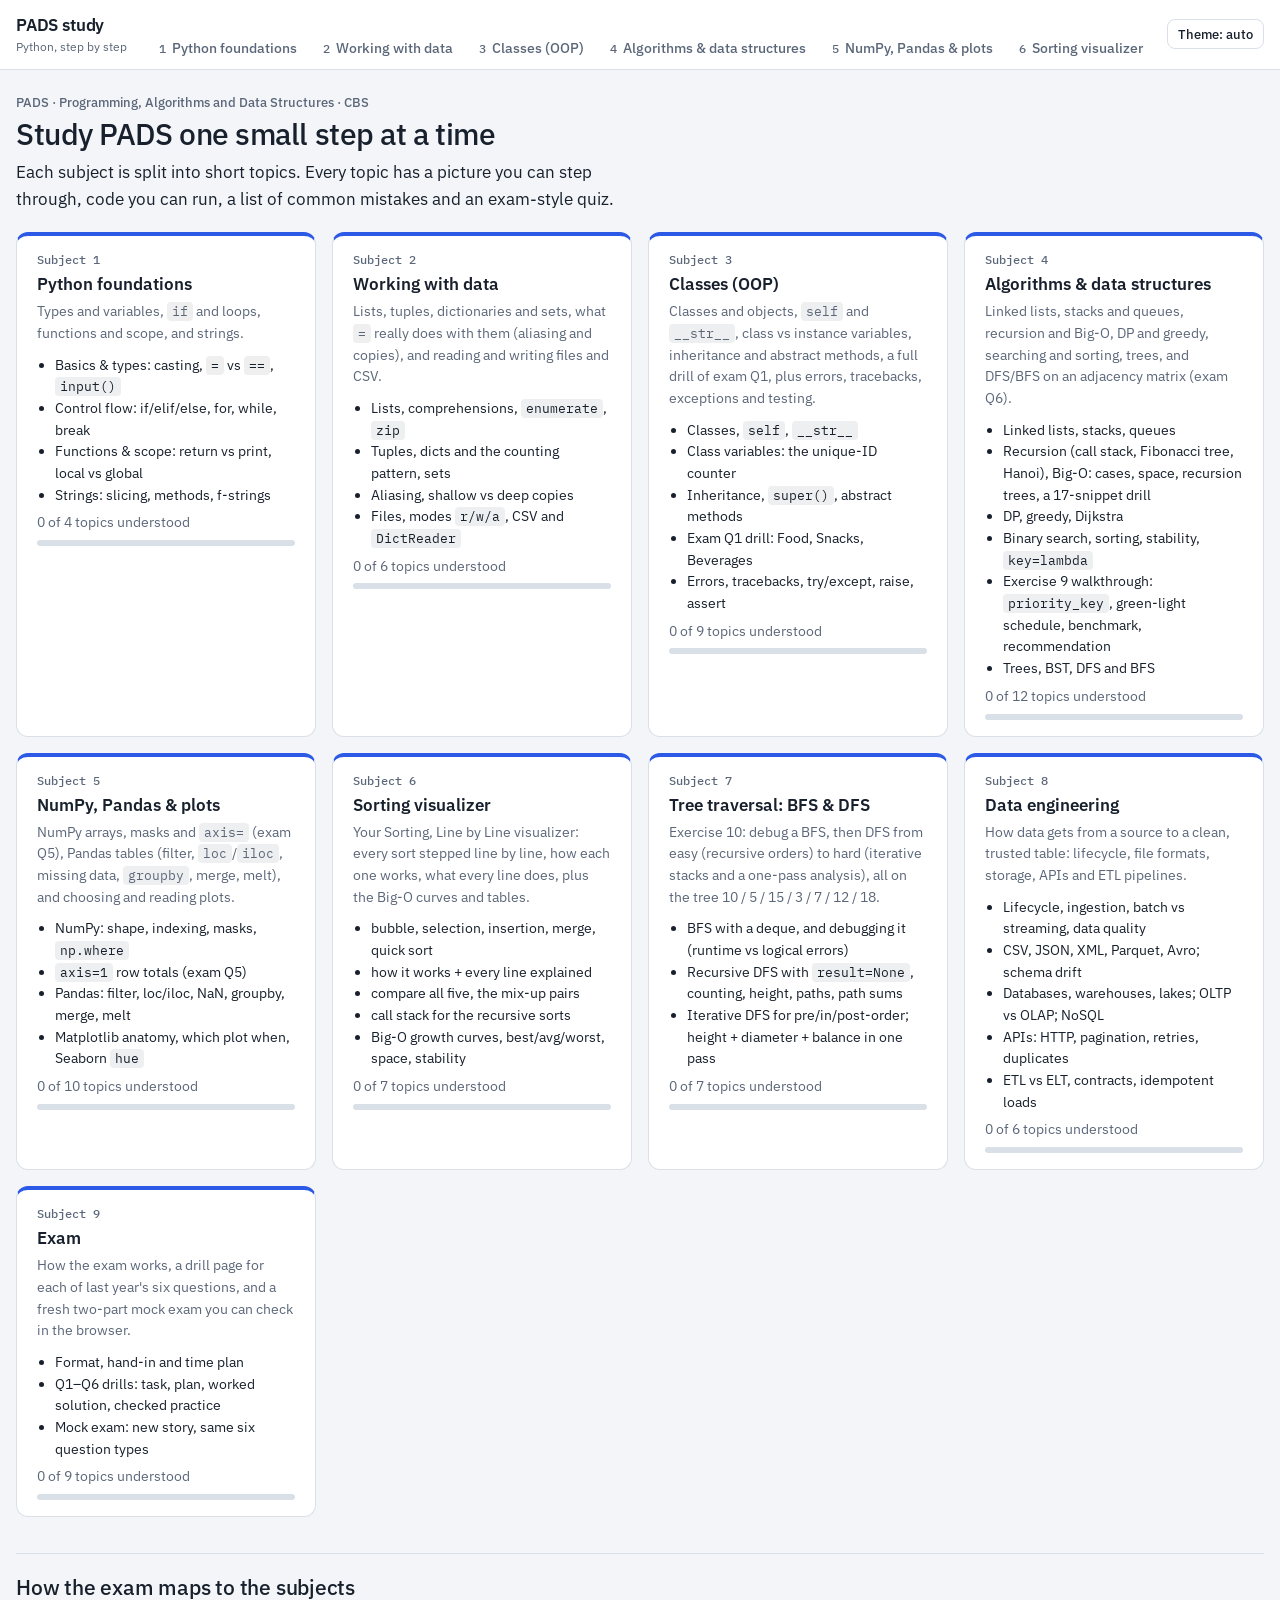
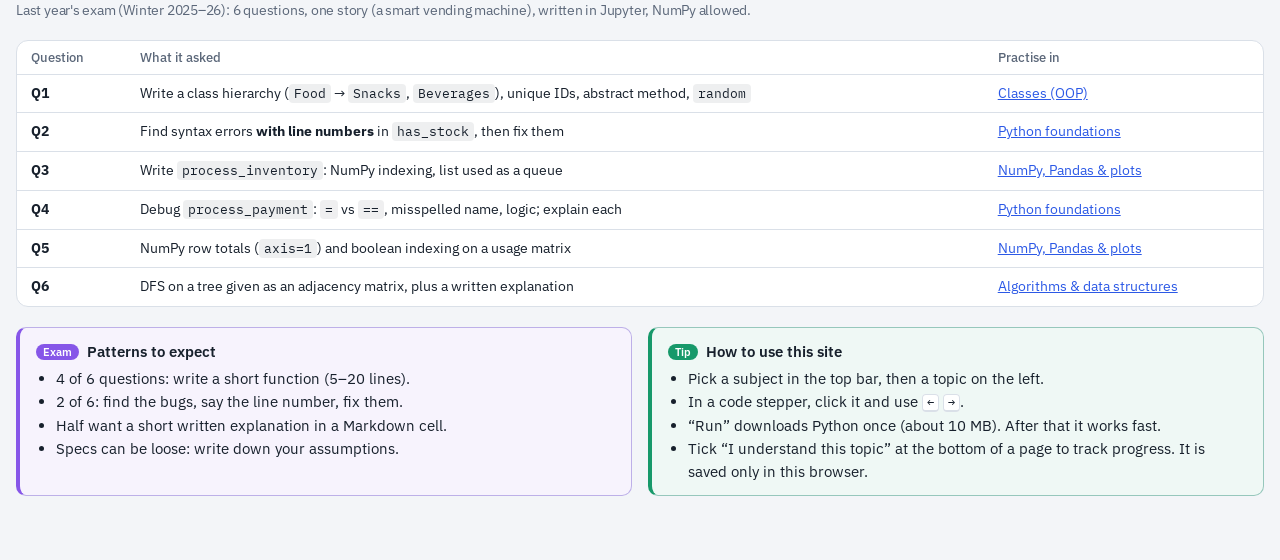
<file: index.html>
<!doctype html>
<html lang="en">
<head>
<meta charset="utf-8">
<meta name="viewport" content="width=device-width, initial-scale=1, viewport-fit=cover">
<title>PADS study</title>
<meta name="robots" content="noindex, nofollow">
<script>
  /* set the saved theme before first paint (no flash) */
  try { var t = JSON.parse(localStorage.getItem("pads:theme")); if (t === "light" || t === "dark") document.documentElement.setAttribute("data-theme", t); } catch (e) {}
</script>
<link rel="preconnect" href="https://fonts.googleapis.com">
<link rel="stylesheet" href="https://fonts.googleapis.com/css2?family=IBM+Plex+Mono:wght@400;500;600&family=IBM+Plex+Sans:wght@400;500;600&display=swap">
<link rel="stylesheet" href="css/main.css">
<!-- one optional stylesheet per subject (each file exists; empty is fine) -->
<link rel="stylesheet" href="subjects/foundations.css">
<link rel="stylesheet" href="subjects/data.css">
<link rel="stylesheet" href="subjects/oop.css">
<link rel="stylesheet" href="subjects/algorithms.css">
<link rel="stylesheet" href="subjects/traversal.css">
<link rel="stylesheet" href="subjects/sortviz.css">
<link rel="stylesheet" href="subjects/datasci.css">
<link rel="stylesheet" href="subjects/exam.css">
</head>
<body>
<a class="skip" href="#main">Skip to content</a>
<header class="top">
  <div class="top-in">
    <a class="brand" id="brand" href="#"><b>PADS study</b><span>Python, step by step</span></a>
    <nav class="tabs" id="tabs" aria-label="Subjects"></nav>
    <div class="top-tools"><button class="btn small" id="themeBtn" type="button">Theme: auto</button></div>
  </div>
</header>
<div class="shell" id="shell">
  <nav class="side" id="side" aria-label="Topics" hidden></nav>
  <main id="main" tabindex="-1"></main>
</div>

<!-- framework (order matters) -->
<script src="js/core.js"></script>
<script src="js/python.js"></script>
<script src="js/components.js"></script>
<!-- subjects: each file calls PADS.registerSubject({...}) -->
<script src="subjects/foundations.js"></script>
<script src="subjects/data.js"></script>
<script src="subjects/oop.js"></script>
<script src="subjects/algorithms.js"></script>
<script src="subjects/traversal.js"></script>
<script src="subjects/sortviz.js"></script>
<script src="subjects/datasci.js"></script>
<script src="subjects/exam.js"></script>
<!-- app starts last -->
<script src="js/app.js"></script>
</body>
</html>
</file>
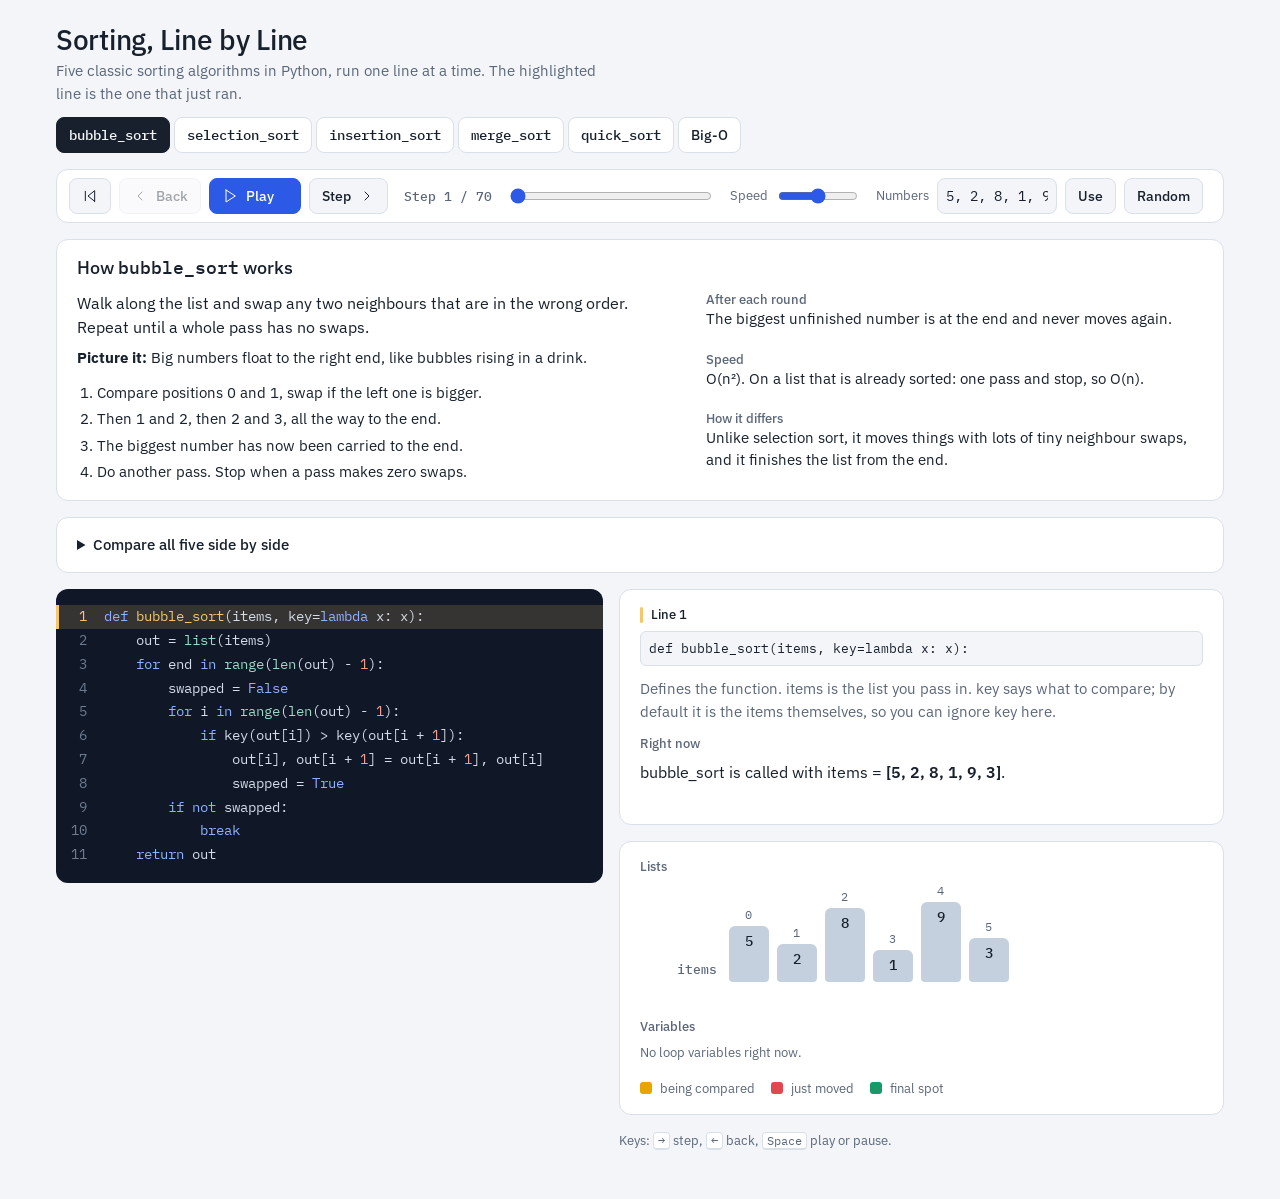
<file: sorting/index.html>
<!doctype html>
<html lang="en">
<head>
<meta charset="utf-8">
<meta name="viewport" content="width=device-width, initial-scale=1, viewport-fit=cover">
<title>Sorting, Line by Line</title>
<link rel="preconnect" href="https://fonts.googleapis.com">
<link rel="stylesheet" href="https://fonts.googleapis.com/css2?family=IBM+Plex+Mono:wght@400;500;600&family=IBM+Plex+Sans:wght@400;500;600&display=swap">
<style>
body { margin: 0; } [hidden] { display: none !important; }
/* Layout: tool page. Algorithm tabs + controls on top, code (left) beside live state (right); stacks on phones. */
:root {
  --bg: #F3F5F8;
  --surface: #FFFFFF;
  --ink: #17202C;
  --muted: #5B6779;
  --line: #DAE0E8;
  --accent: #2C59E6;
  --tile: #C5D0DE;
  --tile-ink: #17202C;
  --code-bg: #101827;
  --code-ink: #D3DCE8;
  --code-dim: #6E7C91;
  --code-kw: #8FB2FF;
  --code-fn: #F5C66B;
  --code-num: #F29C8B;
  --code-active: rgba(245, 198, 107, 0.16);
  --cmp: #E9A400;
  --swap: #E2474F;
  --done: #17996A;
  --min: #8656E8;
  --held: #2C59E6;
  --sorted: #9FD8C2;
  --on-accent: #FFFFFF;
  --ease: cubic-bezier(0.22, 1, 0.36, 1);
  --font-ui: "IBM Plex Sans", system-ui, -apple-system, "Segoe UI", sans-serif;
  --font-code: "IBM Plex Mono", ui-monospace, "SF Mono", Menlo, Consolas, monospace;
}
@media (prefers-color-scheme: dark) {
  :root:not([data-theme="light"]) {
    --bg: #0D1117; --surface: #151B24; --ink: #E4E9F1; --muted: #94A0B3; --line: #273142;
    --accent: #7D9CFF; --on-accent: #0D1117; --tile: #3A4659; --tile-ink: #E4E9F1;
    --code-bg: #0A0F18; --code-active: rgba(245, 198, 107, 0.14);
    --cmp: #F2B630; --swap: #F0646B; --done: #35C08D; --min: #A884F5; --held: #7D9CFF; --sorted: #2D6B55;
    color-scheme: dark;
  }
}
:root[data-theme="dark"] {
  --bg: #0D1117; --surface: #151B24; --ink: #E4E9F1; --muted: #94A0B3; --line: #273142;
  --accent: #7D9CFF; --on-accent: #0D1117; --tile: #3A4659; --tile-ink: #E4E9F1;
  --code-bg: #0A0F18; --code-active: rgba(245, 198, 107, 0.14);
  --cmp: #F2B630; --swap: #F0646B; --done: #35C08D; --min: #A884F5; --held: #7D9CFF; --sorted: #2D6B55;
  color-scheme: dark;
}
* { box-sizing: border-box; }
body { background: var(--bg); color: var(--ink); font-family: var(--font-ui); font-size: 15px; line-height: 1.5; }
.wrap { max-width: 1200px; margin: 0 auto; padding-block: 24px 48px; padding-left: max(16px, env(safe-area-inset-left, 0px)); padding-right: max(16px, env(safe-area-inset-right, 0px)); display: grid; gap: 16px; }
header { display: flex; flex-wrap: wrap; align-items: end; justify-content: space-between; gap: 12px 24px; }
h1 { margin: 0; font-size: 28px; line-height: 1.15; font-weight: 500; letter-spacing: -0.01em; text-wrap: balance; }
.sub { margin: 4px 0 0; color: var(--muted); max-width: 62ch; }
.tabs { display: flex; flex-wrap: wrap; gap: 4px; }
.tab { font: 500 14px var(--font-code); height: 36px; padding: 0 12px; border-radius: 8px; border: 1px solid var(--line); background: var(--surface); color: var(--ink); cursor: pointer; transition: background-color 150ms var(--ease), color 150ms var(--ease); }
.tab[aria-selected="true"] { background: var(--ink); color: var(--bg); border-color: var(--ink); }
.tab:focus-visible, button:focus-visible, input:focus-visible { outline: 2px solid var(--accent); outline-offset: 2px; }

.controls { display: flex; flex-wrap: wrap; align-items: center; gap: 8px 16px; background: var(--surface); border: 1px solid var(--line); border-radius: 12px; padding: 8px 12px; }
.controls .group { display: flex; align-items: center; gap: 8px; flex-wrap: wrap; }
button.btn { font: 500 14px var(--font-ui); height: 36px; padding: 0 12px; display: inline-flex; align-items: center; gap: 8px; border-radius: 8px; border: 1px solid var(--line); background: var(--bg); color: var(--ink); cursor: pointer; }
button.btn.primary { background: var(--accent); border-color: var(--accent); color: var(--on-accent); min-width: 92px; }
button.btn:disabled { opacity: 0.4; cursor: default; }
.counter { font: 500 13px var(--font-code); color: var(--muted); font-variant-numeric: tabular-nums; min-width: 9ch; }
#scrub { flex: 1 1 160px; min-width: 120px; accent-color: var(--accent); }
.controls label { font-size: 13px; color: var(--muted); }
#nums { font: 14px var(--font-code); width: 15ch; height: 36px; padding: 0 8px; border-radius: 8px; border: 1px solid var(--line); background: var(--bg); color: var(--ink); }
.err { color: var(--swap); font-size: 13px; }

.main { display: grid; grid-template-columns: minmax(0, 0.95fr) minmax(0, 1.05fr); gap: 16px; align-items: start; }
@media (max-width: 880px) { .main { grid-template-columns: minmax(0, 1fr); } }

.code { background: var(--code-bg); color: var(--code-ink); border-radius: 12px; padding: 16px 0; overflow-x: auto; font: 14px/1.7 var(--font-code); }
.code .ln { display: flex; white-space: pre; padding: 0 16px 0 0; border-left: 3px solid transparent; }
.code .ln .no { width: 3.2em; flex: none; text-align: right; padding-right: 1.2em; color: var(--code-dim); user-select: none; }
.code .ln.active { background: var(--code-active); border-left-color: var(--code-fn); }
.code .ln.active .no { color: var(--code-fn); }
.code .kw { color: var(--code-kw); }
.code .bi { color: #9ED9C6; }
.code .fn { color: var(--code-fn); }
.code .num { color: var(--code-num); }

.side { display: grid; gap: 16px; min-width: 0; }
.card { background: var(--surface); border: 1px solid var(--line); border-radius: 12px; padding: 16px 20px; min-width: 0; }
.eyebrow { font: 500 13px var(--font-ui); color: var(--muted); margin: 0 0 8px; }
.explain .linecode { font: 13px var(--font-code); background: var(--bg); border: 1px solid var(--line); border-radius: 6px; padding: 8px; white-space: pre-wrap; word-break: break-word; margin-bottom: 12px; }
.explain .what { color: var(--muted); margin: 0 0 12px; }
.explain .now { font-size: 16px; margin: 0; min-height: 3em; }
.explain .now b { font-weight: 600; }
.finished { display: inline-block; margin-top: 8px; font: 500 12px var(--font-code); color: var(--done); }

.rows { display: grid; gap: 16px; }
.row { display: grid; grid-template-columns: 8.5ch minmax(0, 1fr); gap: 12px; align-items: end; }
.row.dim { opacity: 0.5; }
.row .name { font: 500 13px var(--font-code); color: var(--muted); padding-bottom: 24px; text-align: right; overflow-wrap: anywhere; }
.cells { display: flex; gap: 8px; align-items: flex-end; flex-wrap: wrap; min-height: 40px; }
.cellwrap { display: grid; justify-items: center; gap: 4px; width: 40px; }
.cell { width: 40px; border-radius: 6px 6px 4px 4px; background: var(--tile); color: var(--tile-ink); display: flex; align-items: flex-start; justify-content: center; padding-top: 4px; font: 500 14px var(--font-code); transition: background-color 180ms var(--ease), color 180ms var(--ease); border: 2px solid transparent; }
.cell.cmp { background: var(--cmp); color: #1A1300; }
.cell.swap { background: var(--swap); color: #fff; }
.cell.done { background: var(--done); color: #fff; }
.cell.min { background: var(--min); color: #fff; }
.cell.held { background: var(--held); color: #fff; }
.cell.sorted { background: var(--sorted); }
.cell.gap { background: transparent; border: 2px dashed var(--muted); color: var(--muted); }
.cell.taken { opacity: 0.3; }
.cell.half-l { box-shadow: inset 0 -4px 0 var(--held); }
.cell.half-r { box-shadow: inset 0 -4px 0 var(--min); }
.cell.pivot { background: var(--min); color: #fff; }
.idx { font: 12px var(--font-code); color: var(--muted); font-variant-numeric: tabular-nums; }
.ptr { font: 500 12px var(--font-code); color: var(--accent); min-height: 16px; white-space: nowrap; }
.empty { font: 14px var(--font-code); color: var(--muted); padding-bottom: 24px; }

.vars { display: flex; flex-wrap: wrap; gap: 8px; }
.var { font: 13px var(--font-code); border: 1px solid var(--line); border-radius: 6px; padding: 4px 8px; background: var(--bg); font-variant-numeric: tabular-nums; transition: background-color 180ms var(--ease), border-color 180ms var(--ease); }
.var.changed { border-color: var(--cmp); background: color-mix(in srgb, var(--cmp) 18%, var(--bg)); }
.novars { font-size: 13px; color: var(--muted); }

.stack { display: grid; gap: 4px; }
.frame { font: 13px var(--font-code); padding: 4px 8px; border-radius: 6px; border: 1px solid var(--line); background: var(--bg); overflow-wrap: anywhere; }
.frame.top { border-color: var(--accent); background: color-mix(in srgb, var(--accent) 10%, var(--bg)); }
.frame .note { color: var(--muted); font-family: var(--font-ui); font-size: 12px; }

.legend { display: flex; flex-wrap: wrap; gap: 8px 16px; font-size: 13px; color: var(--muted); margin-top: 16px; }
.legend span { display: inline-flex; align-items: center; gap: 8px; }
.legend i { width: 12px; height: 12px; border-radius: 3px; display: inline-block; }
.keys { font-size: 13px; color: var(--muted); margin: 0; }
kbd { font: 12px var(--font-code); border: 1px solid var(--line); border-bottom-width: 2px; border-radius: 4px; padding: 0 4px; background: var(--surface); }
.about { display: grid; grid-template-columns: minmax(0, 1.2fr) minmax(0, 1fr); gap: 8px 32px; }
@media (max-width: 880px) { .about { grid-template-columns: minmax(0, 1fr); } }
.about h2 { grid-column: 1 / -1; margin: 0 0 4px; font: 500 18px var(--font-ui); }
.about h2 code { font: 500 18px var(--font-code); }
.about .idea { font-size: 16px; margin: 0 0 8px; max-width: 65ch; }
.about ol { margin: 0; padding-left: 20px; display: grid; gap: 4px; }
.about dl { margin: 0; display: grid; gap: 8px; }
.about dt { font: 500 13px var(--font-ui); color: var(--muted); }
.about dd { margin: 0; }
.compare summary { cursor: pointer; font-weight: 500; }
.tablewrap { overflow-x: auto; margin-top: 12px; }
.compare table { border-collapse: collapse; width: 100%; min-width: 760px; font-size: 14px; }
.compare th, .compare td { text-align: left; vertical-align: top; padding: 8px 12px; border-bottom: 1px solid var(--line); }
.compare th { font: 500 13px var(--font-ui); color: var(--muted); }
.compare code, .pairnote code { font-family: var(--font-code); }
.pairnote { margin: 12px 0 0; max-width: 90ch; }
@media (prefers-reduced-motion: reduce) { .cell, .var, .tab { transition: none; } }
.btn svg { width: 16px; height: 16px; flex: none; }
#lineLabel { display: flex; align-items: center; gap: 8px; color: var(--ink); }
#lineLabel::before { content: ""; width: 3px; height: 16px; border-radius: 2px; background: var(--code-fn); }

/* ---------- Big-O tab ---------- */
.tab.bigo-tab { font-family: var(--font-ui); }
#algoView { display: contents; }
#bigoView { display: grid; gap: 16px; }
.bo h2 { margin: 0 0 8px; font: 500 18px var(--font-ui); }
.bo h3 { margin: 0; font: 600 16px var(--font-code); }
.bo p { margin: 0 0 8px; max-width: 70ch; }
.bo p:last-child { margin-bottom: 0; }
.bo .lead { font-size: 16px; }
.bo code, .bo .mono { font-family: var(--font-code); font-size: 0.93em; }
.bo ul { margin: 0 0 8px; padding-left: 20px; display: grid; gap: 4px; }
.bo-table { border-collapse: collapse; width: 100%; font-size: 14px; font-variant-numeric: tabular-nums; }
.bo-table th, .bo-table td { text-align: left; vertical-align: top; padding: 8px 12px; border-bottom: 1px solid var(--line); }
.bo-table th { font: 500 13px var(--font-ui); color: var(--muted); }
.bo-table td.num, .bo-table th.num { text-align: right; font-family: var(--font-code); }
.bo-table.sorts { min-width: 720px; }
.bo-table.sorts td:first-child { font-family: var(--font-code); }
.bo-table.sorts td:nth-child(n+2):nth-child(-n+5) { white-space: nowrap; }
.bo-good { color: var(--done); font-weight: 500; }
.bo-bad { color: var(--swap); font-weight: 500; }
.bo .sw { width: 12px; height: 12px; border-radius: 3px; display: inline-block; margin-right: 8px; vertical-align: -1px; }
.bo-controls { display: flex; flex-wrap: wrap; align-items: center; gap: 8px 16px; margin-bottom: 12px; }
.bo-controls label { font-size: 13px; color: var(--muted); }
#boN { flex: 1 1 200px; min-width: 140px; accent-color: var(--accent); }
.bo-nval { font: 600 16px var(--font-code); min-width: 8ch; font-variant-numeric: tabular-nums; }
.bo-seg { display: inline-flex; border: 1px solid var(--line); border-radius: 8px; overflow: hidden; }
.bo-seg button { font: 500 13px var(--font-ui); height: 32px; padding: 0 12px; border: 0; background: var(--bg); color: var(--ink); cursor: pointer; }
.bo-seg button[aria-pressed="true"] { background: var(--ink); color: var(--bg); }
#boChart { width: 100%; min-height: 240px; }
#boChart svg { display: block; width: 100%; }
#boChart .grid { stroke: var(--line); stroke-width: 1; }
#boChart .axis-t { fill: var(--muted); font: 11px var(--font-code); }
#boChart .curve { fill: none; stroke-width: 2.5; stroke-linejoin: round; stroke-linecap: round; }
#boChart .mark { stroke: var(--muted); stroke-width: 1; }
#boChart .mark2 { stroke: var(--muted); stroke-width: 1; stroke-dasharray: 4 4; }
#boChart .dot { stroke: var(--surface); stroke-width: 2; }
.c0 { stroke: var(--done); fill: var(--done); background: var(--done); }
.c1 { stroke: var(--accent); fill: var(--accent); background: var(--accent); }
.c2 { stroke: var(--min); fill: var(--min); background: var(--min); }
.c3 { stroke: var(--cmp); fill: var(--cmp); background: var(--cmp); }
.c4 { stroke: var(--swap); fill: var(--swap); background: var(--swap); }
.bo-note { font-size: 13px; color: var(--muted); }
.bo-cards { display: grid; grid-template-columns: repeat(auto-fit, minmax(220px, 1fr)); gap: 16px; }
.bo-card { display: grid; gap: 4px; align-content: start; border-top: 4px solid; }
.bo-card.c0 { border-top-color: var(--done); background: var(--surface); }
.bo-card.c1 { border-top-color: var(--accent); background: var(--surface); }
.bo-card.c2 { border-top-color: var(--min); background: var(--surface); }
.bo-card.c3 { border-top-color: var(--cmp); background: var(--surface); }
.bo-card.c4 { border-top-color: var(--swap); background: var(--surface); }
.bo-card .plain { color: var(--muted); font-size: 14px; margin-bottom: 4px; }
.bo-card .ex { font: 13px var(--font-code); background: var(--bg); border: 1px solid var(--line); border-radius: 6px; padding: 6px 8px; margin: 4px 0; }
.bo-card dt { font: 500 12px var(--font-ui); color: var(--muted); margin-top: 4px; }
.bo-card dl { margin: 0; } .bo-card dd { margin: 0; font-size: 14px; }
.bo-two { display: grid; grid-template-columns: minmax(0, 1fr) minmax(0, 1fr); gap: 16px; }
@media (max-width: 760px) { .bo-two { grid-template-columns: minmax(0, 1fr); } }
</style>
</head>
<body>

<div class="wrap">
  <header>
    <div>
      <h1>Sorting, Line by Line</h1>
      <p class="sub">Five classic sorting algorithms in Python, run one line at a time. The highlighted line is the one that just ran.</p>
    </div>
    <div class="tabs" role="tablist" id="tabs"></div>
  </header>

  <div id="algoView">
  <div class="controls">
    <div class="group">
      <button class="btn" id="reset" title="Back to the start" aria-label="Back to the start"></button>
      <button class="btn" id="back">Back</button>
      <button class="btn primary" id="play">Play</button>
      <button class="btn" id="next">Step</button>
    </div>
    <span class="counter" id="counter"></span>
    <input type="range" id="scrub" min="0" max="0" value="0" aria-label="Jump to step">
    <div class="group">
      <label for="speed">Speed</label>
      <input type="range" id="speed" min="1" max="5" value="3" style="width:80px;accent-color:var(--accent)">
    </div>
    <div class="group">
      <label for="nums">Numbers</label>
      <input id="nums" value="5, 2, 8, 1, 9, 3" spellcheck="false">
      <button class="btn" id="use">Use</button>
      <button class="btn" id="rand">Random</button>
      <span class="err" id="err"></span>
    </div>
  </div>

  <section class="card about" id="about"></section>

  <details class="card compare">
    <summary>Compare all five side by side</summary>
    <div class="tablewrap">
      <table>
        <thead><tr><th>Sort</th><th>The idea in one line</th><th>What is final after one round?</th><th>Moves items by…</th><th>Speed</th><th>Stops early if already sorted?</th></tr></thead>
        <tbody>
          <tr><td><code>bubble</code></td><td>Swap neighbours that are in the wrong order, again and again</td><td>The <b>last</b> spot (biggest number)</td><td>Many small swaps of neighbours</td><td>O(n²)</td><td>Yes → O(n)</td></tr>
          <tr><td><code>selection</code></td><td>Find the smallest of the rest, swap it to the front</td><td>The <b>first</b> spot (smallest number)</td><td>One long swap per round</td><td>O(n²) always</td><td>No</td></tr>
          <tr><td><code>insertion</code></td><td>Take the next card, slide it left into its place</td><td>Nothing is final yet. The left part is only sorted among itself</td><td>Sliding bigger cards right</td><td>O(n²)</td><td>Yes → O(n)</td></tr>
          <tr><td><code>merge</code></td><td>Split in half until pieces of 1, then glue sorted piles together</td><td>Each glued piece is sorted</td><td>Building new lists (merge)</td><td>O(n log n) always</td><td>No, but it's fast anyway</td></tr>
          <tr><td><code>quick</code></td><td>Pick a pivot, split into smaller / equal / bigger, repeat on each side</td><td>The pivot (all equal ones) is in its final place</td><td>Building new lists (less / equal / greater)</td><td>O(n log n) usually, O(n²) worst</td><td>No</td></tr>
        </tbody>
      </table>
    </div>
    <p class="pairnote"><b>The two pairs people mix up:</b> <b>Bubble vs selection:</b> bubble fixes the <b>end</b> with lots of small neighbour swaps. Selection fixes the <b>front</b> with one swap per round. <b>Merge vs quick:</b> merge splits <b>without thinking</b> (just the middle) and does the hard work <b>afterwards</b> when gluing. Quick does the hard work <b>first</b> (splitting around the pivot), so gluing afterwards is just <code>+</code>.</p>
  </details>

  <div class="main">
    <div class="code" id="code" aria-label="Python code"></div>
    <div class="side">
      <div class="card explain">
        <p class="eyebrow" id="lineLabel">Line</p>
        <div class="linecode" id="lineCode"></div>
        <p class="what" id="what"></p>
        <p class="eyebrow">Right now</p>
        <p class="now" id="now"></p>
        <span class="finished" id="finished" hidden>Done</span>
      </div>
      <div class="card">
        <p class="eyebrow">Lists</p>
        <div class="rows" id="rows"></div>
        <p class="eyebrow" style="margin-top:16px">Variables</p>
        <div class="vars" id="vars"></div>
        <div class="legend" id="legend"></div>
      </div>
      <div class="card" id="stackCard" hidden>
        <p class="eyebrow">Call stack, newest at the bottom</p>
        <div class="stack" id="stack"></div>
      </div>
      <p class="keys">Keys: <kbd>→</kbd> step, <kbd>←</kbd> back, <kbd>Space</kbd> play or pause.</p>
    </div>
  </div>
  </div><!-- /#algoView -->

  <div id="bigoView" class="bo" hidden>
    <section class="card">
      <h2>What Big-O means</h2>
      <p class="lead">Big-O says how the <b>work grows</b> when the list gets bigger. It ignores how fast your computer is.</p>
      <p>The easy test: <b>double the list</b> and see what happens to the work. n is the length of the list.</p>
      <div class="tablewrap">
        <table class="bo-table">
          <thead><tr><th>Big-O</th><th class="num">n = 8</th><th class="num">n = 16</th><th>Double n →</th></tr></thead>
          <tbody>
            <tr><td><span class="sw c0"></span><code>O(1)</code></td><td class="num">1</td><td class="num">1</td><td>same work</td></tr>
            <tr><td><span class="sw c1"></span><code>O(log n)</code></td><td class="num">3</td><td class="num">4</td><td>just +1 step</td></tr>
            <tr><td><span class="sw c2"></span><code>O(n)</code></td><td class="num">8</td><td class="num">16</td><td>2× the work</td></tr>
            <tr><td><span class="sw c3"></span><code>O(n log n)</code></td><td class="num">24</td><td class="num">64</td><td>a bit more than 2×</td></tr>
            <tr><td><span class="sw c4"></span><code>O(n²)</code></td><td class="num">64</td><td class="num">256</td><td>4× the work</td></tr>
          </tbody>
        </table>
      </div>
      <p style="margin-top:12px"><b>Two rules for writing it down:</b></p>
      <ul>
        <li><b>Drop fixed numbers.</b> 3n steps is still O(n): double n and 3n still doubles (n = 8: 24 → 48).</li>
        <li><b>Keep only the biggest part.</b> n² + n is O(n²): at n = 100 that is 10,000 + 100, so the n part hardly matters.</li>
      </ul>
    </section>

    <section class="card">
      <h2>See it grow</h2>
      <div class="bo-controls">
        <label for="boN">List length n</label>
        <input type="range" id="boN" min="1" max="1000" value="100" aria-label="List length n">
        <span class="bo-nval" id="boNval">n = 100</span>
        <button class="btn" id="boDouble">Double n</button>
        <span class="bo-seg" role="group" aria-label="Y-axis scale">
          <button id="boLog" aria-pressed="true">Log axis</button>
          <button id="boLin" aria-pressed="false">Normal axis</button>
        </span>
      </div>
      <div class="legend" style="margin:0 0 8px" id="boLegend"></div>
      <div id="boChart"></div>
      <p class="bo-note" id="boAxisNote" style="margin-top:8px"></p>
      <div class="tablewrap">
        <table class="bo-table" id="boReadout"></table>
      </div>
    </section>

    <section>
      <h2 style="margin:0 0 12px;font:500 18px var(--font-ui)">The five you will meet</h2>
      <div class="bo-cards">
        <div class="card bo-card c0">
          <h3>O(1)</h3>
          <p class="plain">“constant”</p>
          <p>Same work, however long the list is.</p>
          <div class="ex">n = 8 → 1 step<br>n = 1000 → 1 step</div>
          <dl><dt>Where</dt><dd>Grab one item: <code>items[0]</code>. Also <code>len(items)</code>.</dd></dl>
        </div>
        <div class="card bo-card c1">
          <h3>O(log n)</h3>
          <p class="plain">“log n”: halving</p>
          <p>Each step throws away half. log n = how many halvings until 1 is left.</p>
          <div class="ex">n = 8 → 8, 4, 2, 1 → 3 steps<br>n = 16 → 4 steps</div>
          <dl><dt>Where</dt><dd>Binary search in a sorted list. Guess 1–100 with “higher / lower”: about 7 guesses.</dd></dl>
        </div>
        <div class="card bo-card c2">
          <h3>O(n)</h3>
          <p class="plain">“linear”</p>
          <p>Look at every item once.</p>
          <div class="ex">n = 8 → 8 steps<br>n = 16 → 16 steps</div>
          <dl><dt>Where</dt><dd>One loop over the list. Linear search, <code>sum</code>, <code>max</code>.</dd></dl>
        </div>
        <div class="card bo-card c3">
          <h3>O(n log n)</h3>
          <p class="plain">“n log n”: halving × n</p>
          <p>Halve about log n times. Each level touches all n items.</p>
          <div class="ex">n = 8 → 3 levels × 8 = 24 steps</div>
          <dl><dt>Where</dt><dd>Merge sort. Quick sort with good pivots.</dd></dl>
        </div>
        <div class="card bo-card c4">
          <h3>O(n²)</h3>
          <p class="plain">“quadratic”: loop in a loop</p>
          <p>For each item, go through the list again.</p>
          <div class="ex">n = 8 → 8 × 8 = 64 steps</div>
          <dl><dt>Where</dt><dd>Bubble, selection and insertion sort. Comparing every pair.</dd></dl>
        </div>
      </div>
    </section>

    <section class="card">
      <h2>The five sorts</h2>
      <p>Space = extra memory while sorting. Stable = equal items keep their order.</p>
      <div class="tablewrap">
        <table class="bo-table sorts">
          <thead><tr><th>Sort</th><th>Best</th><th>Average</th><th>Worst</th><th>Space</th><th>Stable?</th><th>Why, in one line</th></tr></thead>
          <tbody>
            <tr><td>bubble</td><td class="bo-good">O(n)</td><td>O(n²)</td><td class="bo-bad">O(n²)</td><td>O(1)</td><td>Yes</td><td>Pass after pass over n items. Already sorted → 1 pass, no swaps, <code>break</code>.</td></tr>
            <tr><td>selection</td><td>O(n²)</td><td>O(n²)</td><td class="bo-bad">O(n²)</td><td>O(1)</td><td>No</td><td>Always scans the whole rest for the smallest, even if sorted. The long swap can jump an item past an equal one.</td></tr>
            <tr><td>insertion</td><td class="bo-good">O(n)</td><td>O(n²)</td><td class="bo-bad">O(n²)</td><td>O(1)</td><td>Yes</td><td>Already sorted → each card stops after 1 compare. Reversed → each card slides all the way.</td></tr>
            <tr><td>merge</td><td>O(n log n)</td><td>O(n log n)</td><td>O(n log n)</td><td>O(n)</td><td>Yes</td><td>Always log n levels × n items to glue. The new lists need n extra spots. <code>&lt;=</code> keeps ties in order.</td></tr>
            <tr><td>quick</td><td>O(n log n)<br><span class="bo-good">O(n) if all equal</span></td><td>O(n log n)</td><td class="bo-bad">O(n²)</td><td>O(n) avg<br>O(n²) worst</td><td>Yes (this version)</td><td>Good pivot halves the list. Bad pivot (always the smallest or biggest) peels off 1 item per level: n levels × n work.</td></tr>
          </tbody>
        </table>
      </div>
      <ul style="margin-top:12px">
        <li><b>Selection is not stable:</b> <code>[2a, 2b, 1]</code> → swap 2a with 1 → <code>[1, 2b, 2a]</code>. The two 2s flipped.</li>
        <li><b>Quick, all equal:</b> <code>[4, 4, 4, 4]</code> → everything lands in <code>equal</code>, less and greater are empty. One pass: O(n).</li>
        <li><b>Quick, space:</b> every level builds new less / equal / greater lists. Good pivots: about n + n/2 + n/4 + … ≈ 2n waiting at once, so O(n). Bad pivots: n + (n−1) + … so O(n²).</li>
        <li><b>In-place quick sort</b> (swaps inside one list, no new lists) needs only O(log n) extra on average, for the waiting calls. But it is usually <b>not</b> stable.</li>
        <li class="bo-note">Our Python versions start with <code>out = list(items)</code>, a copy of n items. The O(1) above is the extra space for the sorting itself: just a few variables like <code>i</code>, <code>j</code>, <code>swapped</code>.</li>
      </ul>
    </section>

    <div class="bo-two">
      <section class="card">
        <h2>Best, average, worst</h2>
        <p>Same sort, same n, different order of the input. Example: insertion sort, n = 4.</p>
        <table class="bo-table">
          <thead><tr><th>Case</th><th>Input</th><th class="num">Compares</th><th>Big-O</th></tr></thead>
          <tbody>
            <tr><td>Best</td><td><code>[1, 2, 3, 4]</code></td><td class="num">3</td><td>O(n)</td></tr>
            <tr><td>Average</td><td>random order</td><td class="num">≈ 5</td><td>O(n²)</td></tr>
            <tr><td>Worst</td><td><code>[4, 3, 2, 1]</code></td><td class="num">1+2+3 = 6</td><td>O(n²)</td></tr>
          </tbody>
        </table>
        <p style="margin-top:12px">If someone just says “O(n²)”, they usually mean the <b>worst</b> case.</p>
      </section>
      <section class="card">
        <h2>Time vs space</h2>
        <p><b>Time</b> = how many steps. <b>Space</b> = how much extra memory.</p>
        <table class="bo-table">
          <thead><tr><th>n = 8</th><th>Time</th><th>Extra space</th></tr></thead>
          <tbody>
            <tr><td>bubble</td><td>up to 64 steps</td><td>a few variables</td></tr>
            <tr><td>merge</td><td>about 24 steps</td><td>room for 8 more items</td></tr>
          </tbody>
        </table>
        <p style="margin-top:12px">Merge buys speed with memory. Bubble saves memory but is slow.</p>
        <p class="bo-note">A stopwatch benchmark (e.g. <code>timeit</code>) measures time only, not memory.</p>
      </section>
    </div>
  </div><!-- /#bigoView -->
</div>

<script>
(function () {
  "use strict";
  // ---------- helpers ----------
  let S = [];
  const fmt = a => "[" + a.join(", ") + "]";
  const L = (name, vals, marks, ptrs, dim) => ({ name, vals: vals.slice(), marks: Object.assign({}, marks || {}), ptrs: Object.assign({}, ptrs || {}), dim: !!dim });
  const P = pairs => { const o = {}; pairs.forEach(([i, lab]) => { if (i == null || i < 0) return; o[i] = o[i] ? o[i] + "," + lab : lab; }); return o; };
  const snap = (line, msg, lists, vars, stack) => S.push({ line, msg, lists, vars: Object.assign({}, vars || {}), stack: stack ? stack.map(f => ({ label: f.label, note: f.note })) : null });
  const range = (a, b, cls) => { const m = {}; for (let x = a; x < b; x++) m[x] = cls; return m; };

  // ---------- algorithms ----------
  const ALGOS = {
    bubble: {
      tab: "bubble_sort",
      code: [
        "def bubble_sort(items, key=lambda x: x):",
        "    out = list(items)",
        "    for end in range(len(out) - 1):",
        "        swapped = False",
        "        for i in range(len(out) - 1):",
        "            if key(out[i]) > key(out[i + 1]):",
        "                out[i], out[i + 1] = out[i + 1], out[i]",
        "                swapped = True",
        "        if not swapped:",
        "            break",
        "    return out",
      ],
      what: {
        1: "Defines the function. items is the list you pass in. key says what to compare; by default it is the items themselves, so you can ignore key here.",
        2: "Makes a copy of the list. All changes happen to out, so the original items is never touched.",
        3: "The outer loop. Each round is one pass along the whole list. n − 1 passes are always enough.",
        4: "Resets a flag at the start of every pass. It will record whether this pass swapped anything.",
        5: "The inner loop walks along the list. i stops one before the end, because line 6 also looks at out[i + 1].",
        6: "Compares two neighbours. True means the left one is bigger, so they are in the wrong order.",
        7: "Swaps the two neighbours in one line. Python reads the right side first (the pair in new order), then puts it back.",
        8: "Notes that this pass changed something.",
        9: "After a whole pass: did nothing get swapped?",
        10: "Jumps out of the outer loop early. The list is already sorted.",
        11: "Gives back the sorted copy.",
      },
      legend: [["cmp", "being compared"], ["swap", "just moved"], ["done", "final spot"]],
      run(items) {
        const n = items.length, out = items.slice();
        let doneFrom = n;
        const rows = (marks, ptrs) => [L("items", items, {}, {}, true), L("out", out, Object.assign(range(doneFrom, n, "done"), marks || {}), ptrs)];
        const sw = s => (s ? "True" : "False");
        snap(1, `bubble_sort is called with items = <b>${fmt(items)}</b>.`, [L("items", items)], {});
        snap(2, `out is a new copy: <b>${fmt(out)}</b>. From now on only out changes.`, rows(), {});
        for (let end = 0; end < n - 1; end++) {
          snap(3, `Pass <b>${end + 1}</b> starts (end = ${end}). At most ${n - 1} passes.`, rows(), { end });
          let swapped = false;
          snap(4, `No swaps yet in this pass: swapped = False.`, rows(), { end, swapped: "False" });
          for (let i = 0; i < n - 1; i++) {
            const V = { end, swapped: sw(swapped), i };
            const ptr = P([[i, "i"], [i + 1, "i+1"]]);
            const a = out[i], b = out[i + 1];
            snap(5, `i = ${i}. Look at the neighbours out[${i}] = <b>${a}</b> and out[${i + 1}] = <b>${b}</b>.` + (i + 1 >= doneFrom ? " (This end of the list is already final, so nothing will swap. Our version still checks it.)" : ""), rows({}, ptr), V);
            if (a > b) {
              snap(6, `Is ${a} > ${b}? <b>Yes.</b> The bigger one is on the left, so they are in the wrong order.`, rows({ [i]: "cmp", [i + 1]: "cmp" }, ptr), V);
              out[i] = b; out[i + 1] = a;
              snap(7, `Swap: <b>${a}</b> moves one step right, <b>${b}</b> one step left. out = ${fmt(out)}.`, rows({ [i]: "swap", [i + 1]: "swap" }, ptr), V);
              swapped = true;
              snap(8, `Write down that this pass changed something: swapped = True.`, rows({}, ptr), Object.assign({}, V, { swapped: "True" }));
            } else {
              snap(6, `Is ${a} > ${b}? <b>No.</b> Right order already, so lines 7 and 8 are skipped.`, rows({ [i]: "cmp", [i + 1]: "cmp" }, ptr), V);
            }
          }
          doneFrom = n - 1 - end;
          const V = { end, swapped: sw(swapped) };
          snap(9, `Pass ${end + 1} is over. <b>${out[doneFrom]}</b> has bubbled up to position ${doneFrom} and is final. ` + (swapped ? "swapped is True, so not done yet: go back to line 3." : "swapped is False: a whole pass without swaps means the list is sorted."), rows(), V);
          if (!swapped) { doneFrom = 0; snap(10, `break: stop now, no more passes needed.`, rows(), V); break; }
        }
        doneFrom = 0;
        snap(11, `Return <b>${fmt(out)}</b>. items is still ${fmt(items)}.`, rows(), {});
      },
    },

    selection: {
      tab: "selection_sort",
      code: [
        "def selection_sort(items, key=lambda x: x):",
        "    out = list(items)",
        "    for i in range(len(out) - 1):",
        "        min_idx = i",
        "        for j in range(i + 1, len(out)):",
        "            if key(out[j]) < key(out[min_idx]):",
        "                min_idx = j",
        "        out[i], out[min_idx] = out[min_idx], out[i]",
        "    return out",
      ],
      what: {
        1: "Defines the function. key is the default (compare the items themselves), so you can ignore it here.",
        2: "Makes a copy, so the original items is never changed.",
        3: "The outer loop. i is the position we fill this round. It stops one early, because the last position fills itself.",
        4: "First guess: the number at position i is the smallest. min_idx stores a position, not a value.",
        5: "The inner loop. j visits every position after i, all the way to the end.",
        6: "Is the number at j smaller than the smallest found so far?",
        7: "Yes: remember where the new smallest is.",
        8: "Swaps the smallest into position i. That position is now final and is never touched again.",
        9: "Gives back the sorted copy.",
      },
      legend: [["min", "smallest so far (min_idx)"], ["cmp", "being checked (j)"], ["swap", "just moved"], ["done", "final spot"]],
      run(items) {
        const n = items.length, out = items.slice();
        let doneTo = 0;
        const rows = (marks, ptrs) => [L("items", items, {}, {}, true), L("out", out, Object.assign(range(0, doneTo, "done"), marks || {}), ptrs)];
        snap(1, `selection_sort is called with items = <b>${fmt(items)}</b>.`, [L("items", items)], {});
        snap(2, `out is a new copy: <b>${fmt(out)}</b>.`, rows(), {});
        for (let i = 0; i < n - 1; i++) {
          snap(3, `Round ${i + 1}: fill position <b>${i}</b> with the smallest number that is left.` + (i > 0 ? ` Positions 0–${i - 1} are already final.` : ""), rows({}, { [i]: "i" }), { i });
          let mi = i;
          snap(4, `First guess: the smallest is at position ${i} (the number <b>${out[i]}</b>). min_idx = ${i}.`, rows({ [mi]: "min" }, P([[i, "i"], [mi, "min_idx"]])), { i, min_idx: mi });
          for (let j = i + 1; j < n; j++) {
            const ptr = P([[i, "i"], [mi, "min_idx"], [j, "j"]]);
            snap(5, `j = ${j}. Next number to check: out[${j}] = <b>${out[j]}</b>.`, rows({ [mi]: "min" }, ptr), { i, min_idx: mi, j });
            if (out[j] < out[mi]) {
              snap(6, `Is ${out[j]} < ${out[mi]} (smallest so far)? <b>Yes.</b>`, rows({ [mi]: "min", [j]: "cmp" }, ptr), { i, min_idx: mi, j });
              mi = j;
              snap(7, `New smallest: min_idx = ${j} (the number <b>${out[j]}</b>).`, rows({ [mi]: "min" }, P([[i, "i"], [mi, "min_idx"], [j, "j"]])), { i, min_idx: mi, j });
            } else {
              snap(6, `Is ${out[j]} < ${out[mi]} (smallest so far)? <b>No</b>, keep the old one. Line 7 is skipped.`, rows({ [mi]: "min", [j]: "cmp" }, ptr), { i, min_idx: mi, j });
            }
          }
          const a = out[i], b = out[mi];
          out[i] = b; out[mi] = a; doneTo = i + 1;
          snap(8, mi === i
            ? `The smallest (<b>${b}</b>) was already at position ${i}, so it swaps with itself and nothing moves. Position ${i} is final.`
            : `Swap: the smallest, <b>${b}</b>, goes to position ${i}. <b>${a}</b> goes to where ${b} was (position ${mi}). Position ${i} is final.`,
            rows(mi === i ? {} : { [i]: "swap", [mi]: "swap" }, P([[i, "i"], [mi, "min_idx"]])), { i, min_idx: mi });
        }
        doneTo = n;
        snap(9, `The loop never visits the last position, but it must hold the biggest number, so it is final too. Return <b>${fmt(out)}</b>.`, rows(), {});
      },
    },

    insertion: {
      tab: "insertion_sort",
      code: [
        "def insertion_sort(items, key=lambda x: x):",
        "    out = list(items)",
        "    for i in range(1, len(out)):",
        "        current = out[i]",
        "        j = i - 1",
        "        while j >= 0 and key(out[j]) > key(current):",
        "            out[j + 1] = out[j]",
        "            j = j - 1",
        "        out[j + 1] = current",
        "    return out",
      ],
      what: {
        1: "Defines the function. key is the default, so you can ignore it here.",
        2: "Makes a copy, so the original items is never changed.",
        3: "Picks up each card, starting with the second one. The first card alone already counts as sorted.",
        4: "Holds the card in a variable. Now its spot in the list can be written over safely.",
        5: "j starts at the spot just to the left of the card.",
        6: "Keep going while there is a card to the left (j >= 0) AND it is bigger than the one we hold. Python checks j >= 0 first and stops there if it is False, so out[-1] is never read.",
        7: "Copies the bigger card one spot to the right. Its old spot becomes the gap.",
        8: "Moves one spot further left.",
        9: "Puts the held card into the gap. It is j + 1 because j stopped one spot left of the gap.",
        10: "Gives back the sorted copy.",
      },
      legend: [["held", "card in your hand (current)"], ["cmp", "being compared"], ["swap", "just slid right"], ["gap", "the gap (an old copy)"], ["sorted", "sorted part so far"], ["done", "finished"]],
      run(items) {
        const n = items.length, out = items.slice();
        let sortedTo = 1, allDone = false;
        const base = () => (allDone ? range(0, n, "done") : range(0, sortedTo, "sorted"));
        const rows = (marks, ptrs) => [L("items", items, {}, {}, true), L("out", out, Object.assign(base(), marks || {}), ptrs)];
        snap(1, `insertion_sort is called with items = <b>${fmt(items)}</b>.`, [L("items", items)], {});
        snap(2, `out is a new copy: <b>${fmt(out)}</b>.`, rows(), {});
        for (let i = 1; i < n; i++) {
          snap(3, `i = ${i}. Pick up the card at position ${i}. The cards to its left (0–${i - 1}) are sorted among themselves.`, rows({ [i]: "held" }, { [i]: "i" }), { i });
          const cur = out[i];
          snap(4, `Hold it: current = <b>${cur}</b>.`, rows({ [i]: "held" }, { [i]: "i" }), { i, current: cur });
          let j = i - 1, gap = i;
          snap(5, `Start just left of it: j = ${j}.`, rows({ [gap]: "gap" }, P([[i, "i"], [j, "j"]])), { i, current: cur, j });
          for (;;) {
            const ptr = P([[j, "j"]]);
            const V = { i, current: cur, j };
            if (j >= 0 && out[j] > cur) {
              snap(6, `Is j >= 0 and out[${j}] = ${out[j]} > current = ${cur}? <b>Yes</b>, so ${out[j]} has to move out of the way.`, rows({ [j]: "cmp", [gap]: "gap" }, ptr), V);
              out[j + 1] = out[j]; gap = j;
              snap(7, `Slide <b>${out[j]}</b> one spot right, to position ${j + 1}. Position ${j} is now the gap (it still shows an old copy).`, rows({ [j + 1]: "swap", [gap]: "gap" }, ptr), V);
              j = j - 1;
              snap(8, `Look one more spot left: j = ${j}.`, rows({ [gap]: "gap" }, P([[j, "j"]])), { i, current: cur, j });
            } else {
              snap(6, j < 0
                ? `j = -1, so j >= 0 is False: there is nothing more to the left. Stop the while loop.`
                : `Is out[${j}] = ${out[j]} > current = ${cur}? <b>No.</b> Stop the while loop here.`,
                rows(j >= 0 ? { [j]: "cmp", [gap]: "gap" } : { [gap]: "gap" }, ptr), V);
              break;
            }
          }
          out[j + 1] = cur; sortedTo = i + 1;
          snap(9, `Put current (<b>${cur}</b>) down in the gap at position ${j + 1}. Positions 0–${i} are now sorted among themselves. out = ${fmt(out)}.`, rows({ [j + 1]: "held" }, {}), { i, current: cur, j });
        }
        allDone = true;
        snap(10, `Every card has been picked up once. Return <b>${fmt(out)}</b>.`, rows(), {});
      },
    },

    merge: {
      tab: "merge_sort",
      recursive: true,
      code: [
        "def merge(left, right, key=lambda x: x):",
        "    result = []",
        "    i = 0",
        "    j = 0",
        "    while i < len(left) and j < len(right):",
        "        if key(left[i]) <= key(right[j]):",
        "            result.append(left[i])",
        "            i = i + 1",
        "        else:",
        "            result.append(right[j])",
        "            j = j + 1",
        "    return result + left[i:] + right[j:]",
        "",
        "def merge_sort(items, key=lambda x: x):",
        "    if len(items) <= 1:",
        "        return list(items)",
        "    mid = len(items) // 2",
        "    left = merge_sort(items[:mid], key)",
        "    right = merge_sort(items[mid:], key)",
        "    return merge(left, right, key)",
      ],
      what: {
        1: "Glues two lists that are ALREADY sorted into one sorted list.",
        2: "The merged list starts empty.",
        3: "i points at the front card of the left pile.",
        4: "j points at the front card of the right pile.",
        5: "Repeat while both piles still have cards.",
        6: "Compares the two front cards. <= means a tie goes to the left pile, which keeps the sort stable.",
        7: "Takes the left front card.",
        8: "The next left card becomes the front.",
        9: "Otherwise the right front card is smaller.",
        10: "Takes the right front card.",
        11: "The next right card becomes the front.",
        12: "One pile is empty. Whatever is left in the other pile is sorted and bigger than everything taken, so it goes on the end. left[i:] is just [] if that pile is used up.",
        14: "Sorts a list by splitting it in half again and again.",
        15: "Base case: a list with 0 or 1 items is already sorted.",
        16: "Stops splitting and returns a copy.",
        17: "Finds the middle. // divides and rounds down, so 5 // 2 = 2.",
        18: "Sorts the left half by calling merge_sort itself (recursion). This call pauses here until that one is finished.",
        19: "The same for the right half.",
        20: "Both halves are sorted now, so merge can glue them together.",
      },
      legend: [["half-l", "left half"], ["half-r", "right half"], ["cmp", "front cards compared"], ["swap", "just added"], ["taken", "already taken"]],
      run(items0) {
        const stack = [];
        function merge(left, right) {
          const fr = { label: `merge(${fmt(left)}, ${fmt(right)})`, note: "" }; stack.push(fr);
          let result = null, i = 0, j = 0;
          const rows = (m) => {
            m = m || {};
            const lm = range(0, i, "taken"), rm = range(0, j, "taken");
            if (m.l != null) lm[m.l] = m.lc || "cmp";
            if (m.r != null) rm[m.r] = m.rc || "cmp";
            const r = [L("left", left, lm, i < left.length ? { [i]: "i" } : {}), L("right", right, rm, j < right.length ? { [j]: "j" } : {})];
            if (result) r.push(L("result", result, m.res || {}));
            return r;
          };
          snap(1, `merge gets two sorted lists: left = <b>${fmt(left)}</b>, right = <b>${fmt(right)}</b>.`, rows(), {}, stack);
          result = [];
          snap(2, `result starts empty.`, rows(), {}, stack);
          snap(3, `i = 0: the left front card is <b>${left[0]}</b>.`, rows(), { i: 0 }, stack);
          snap(4, `j = 0: the right front card is <b>${right[0]}</b>.`, rows(), { i: 0, j: 0 }, stack);
          for (;;) {
            if (i < left.length && j < right.length) {
              snap(5, `i = ${i} < ${left.length} and j = ${j} < ${right.length}: both piles still have cards, so go on.`, rows(), { i, j }, stack);
              if (left[i] <= right[j]) {
                snap(6, `Is ${left[i]} <= ${right[j]}? <b>Yes</b>, so the left card goes first.`, rows({ l: i, r: j }), { i, j }, stack);
                result.push(left[i]);
                snap(7, `Take <b>${left[i]}</b>: result = ${fmt(result)}.`, rows({ l: i, lc: "swap", res: { [result.length - 1]: "swap" } }), { i, j }, stack);
                i++;
                snap(8, `Next left card: i = ${i}.`, rows(), { i, j }, stack);
              } else {
                snap(6, `Is ${left[i]} <= ${right[j]}? <b>No</b>, so skip to else.`, rows({ l: i, r: j }), { i, j }, stack);
                snap(9, `else: the right card (<b>${right[j]}</b>) is smaller.`, rows({ l: i, r: j }), { i, j }, stack);
                result.push(right[j]);
                snap(10, `Take <b>${right[j]}</b>: result = ${fmt(result)}.`, rows({ r: j, rc: "swap", res: { [result.length - 1]: "swap" } }), { i, j }, stack);
                j++;
                snap(11, `Next right card: j = ${j}.`, rows(), { i, j }, stack);
              }
            } else {
              const msg = i >= left.length ? `i = ${i} is not < ${left.length}: the left pile is empty.` : `j = ${j} is not < ${right.length}: the right pile is empty.`;
              snap(5, msg + " The while loop stops.", rows(), { i, j }, stack);
              break;
            }
          }
          const lo = left.slice(i), ro = right.slice(j), res = result.concat(lo, ro);
          const resMarks = range(result.length, res.length, "swap");
          const lm = Object.assign(range(0, i, "taken"), range(i, left.length, "swap"));
          const rm = Object.assign(range(0, j, "taken"), range(j, right.length, "swap"));
          snap(12, `Add the leftovers: ${fmt(result)} + left[${i}:] ${fmt(lo)} + right[${j}:] ${fmt(ro)} = <b>${fmt(res)}</b>. Give it back to merge_sort.`,
            [L("left", left, lm), L("right", right, rm), L("result", res, resMarks)], { i, j }, stack);
          stack.pop();
          return res;
        }
        function ms(items) {
          const n = items.length;
          const fr = { label: `merge_sort(${fmt(items)})`, note: "" }; stack.push(fr);
          let mid = null, left = null, right = null;
          const rows = () => {
            const marks = mid == null ? {} : Object.assign(range(0, mid, "half-l"), range(mid, n, "half-r"));
            const r = [L("items", items, marks)];
            if (left) r.push(L("left", left));
            if (right) r.push(L("right", right));
            return r;
          };
          const V = () => (mid == null ? {} : { mid });
          snap(14, `merge_sort is called with items = <b>${fmt(items)}</b>.`, rows(), V(), stack);
          if (n <= 1) {
            snap(15, `len(items) is ${n}, which is <= 1. <b>Base case</b>: nothing left to split.`, rows(), V(), stack);
            snap(16, `Return ${fmt(items)} as it is. One item is already sorted. Back to whoever called us.`, rows(), V(), stack);
            stack.pop();
            return items.slice();
          }
          snap(15, `len(items) is ${n}, more than 1, so keep splitting (line 16 is skipped).`, rows(), V(), stack);
          mid = Math.floor(n / 2);
          snap(17, `mid = ${n} // 2 = <b>${mid}</b>. Left half = items[:${mid}] = ${fmt(items.slice(0, mid))}, right half = items[${mid}:] = ${fmt(items.slice(mid))}.`, rows(), V(), stack);
          fr.note = "paused at line 18, waiting for the left half";
          snap(18, `Sort the left half ${fmt(items.slice(0, mid))}. merge_sort calls itself, and this call waits here.`, rows(), V(), stack);
          left = ms(items.slice(0, mid));
          fr.note = "";
          snap(18, `Back here. The left half came back sorted: left = <b>${fmt(left)}</b>.`, rows(), V(), stack);
          fr.note = "paused at line 19, waiting for the right half";
          snap(19, `Now sort the right half ${fmt(items.slice(mid))} the same way.`, rows(), V(), stack);
          right = ms(items.slice(mid));
          fr.note = "";
          snap(19, `Back here. The right half came back sorted: right = <b>${fmt(right)}</b>.`, rows(), V(), stack);
          fr.note = "paused at line 20, waiting for merge";
          snap(20, `Both halves are sorted. Call merge(${fmt(left)}, ${fmt(right)}) to glue them together.`, rows(), V(), stack);
          const res = merge(left, right);
          fr.note = "";
          const r = rows(); r.push(L("merged", res, range(0, res.length, "swap")));
          snap(20, `merge gave back <b>${fmt(res)}</b>. Return it` + (stack.length > 1 ? " to the call that is waiting for it." : ". That is the final answer!"), r, V(), stack);
          stack.pop();
          return res;
        }
        const out = ms(items0);
        S.push({ line: 20, msg: `All done. merge_sort(${fmt(items0)}) returned <b>${fmt(out)}</b>.`, lists: [L("items", items0, {}, {}, true), L("result", out, range(0, out.length, "done"))], vars: {}, stack: [] });
      },
    },

    quick: {
      tab: "quick_sort",
      recursive: true,
      code: [
        "def quick_sort(items, key=lambda x: x):",
        "    if len(items) <= 1:",
        "        return list(items)",
        "    pivot = key(items[len(items) // 2])",
        "    less    = [x for x in items if key(x) < pivot]",
        "    equal   = [x for x in items if key(x) == pivot]",
        "    greater = [x for x in items if key(x) > pivot]",
        "    return quick_sort(less, key) + equal + quick_sort(greater, key)",
      ],
      what: {
        1: "Sorts by picking a pivot and splitting the list into smaller, equal and bigger.",
        2: "Base case: a list with 0 or 1 items is already sorted.",
        3: "Stops and returns a copy.",
        4: "Picks the item in the middle position as the pivot. With key left as default, the pivot is just that number.",
        5: "A list comprehension: loop over items, keep every x smaller than the pivot. Same as an empty list + for loop + append.",
        6: "Keeps every x equal to the pivot. These are already in the right place compared with the rest.",
        7: "Keeps every x bigger than the pivot.",
        8: "Python runs this left to right: first quick_sort(less), then quick_sort(greater), then joins small + equal + big.",
      },
      legend: [["pivot", "pivot"], ["held", "goes into this list"], ["swap", "sorted result"], ["done", "finished"]],
      run(items0) {
        const stack = [];
        function qs(items) {
          const n = items.length;
          const fr = { label: `quick_sort(${fmt(items)})`, note: "" }; stack.push(fr);
          let pivot = null, pIdx = null, less = null, equal = null, greater = null, sl = null, sg = null;
          const rows = (itemMarks) => {
            const r = [L("items", items, Object.assign(pIdx == null ? {} : { [pIdx]: "pivot" }, itemMarks || {}), pIdx == null ? {} : { [pIdx]: "pivot" })];
            if (less) r.push(L("less", less));
            if (equal) r.push(L("equal", equal));
            if (greater) r.push(L("greater", greater));
            if (sl) r.push(L("sorted less", sl, range(0, sl.length, "swap")));
            if (sg) r.push(L("sorted greater", sg, range(0, sg.length, "swap")));
            return r;
          };
          const V = () => (pivot == null ? {} : { pivot });
          snap(1, `quick_sort is called with items = <b>${fmt(items)}</b>.`, rows(), V(), stack);
          if (n <= 1) {
            snap(2, `len(items) is ${n}, which is <= 1. <b>Base case.</b>`, rows(), V(), stack);
            snap(3, `Return ${fmt(items)} as it is. Back to whoever called us.`, rows(), V(), stack);
            stack.pop();
            return items.slice();
          }
          snap(2, `len(items) is ${n}, more than 1, so keep going (line 3 is skipped).`, rows(), V(), stack);
          pIdx = Math.floor(n / 2); pivot = items[pIdx];
          snap(4, `Middle position = ${n} // 2 = ${pIdx}, so pivot = items[${pIdx}] = <b>${pivot}</b>.`, rows(), V(), stack);
          const check = (op, test) => items.map(x => `${x} ${op} ${pivot} ${test(x) ? "✓" : "✗"}`).join(", ");
          const marksFor = test => { const m = {}; items.forEach((x, k) => { if (test(x)) m[k] = "held"; }); return m; };
          less = items.filter(x => x < pivot);
          snap(5, `Check every x: ${check("<", x => x < pivot)}. So less = <b>${fmt(less)}</b>.`, rows(marksFor(x => x < pivot)), V(), stack);
          equal = items.filter(x => x === pivot);
          snap(6, `Check every x: ${check("==", x => x === pivot)}. So equal = <b>${fmt(equal)}</b>.`, rows(marksFor(x => x === pivot)), V(), stack);
          greater = items.filter(x => x > pivot);
          snap(7, `Check every x: ${check(">", x => x > pivot)}. So greater = <b>${fmt(greater)}</b>.`, rows(marksFor(x => x > pivot)), V(), stack);
          fr.note = "paused at line 8, waiting for quick_sort(less)";
          snap(8, `First part of line 8: quick_sort(less), so sort ${fmt(less)}. quick_sort calls itself, and this call waits.`, rows(), V(), stack);
          sl = qs(less);
          fr.note = "paused at line 8, waiting for quick_sort(greater)";
          snap(8, `quick_sort(less) came back as <b>${fmt(sl)}</b>. Next part of line 8: quick_sort(greater), so sort ${fmt(greater)}.`, rows(), V(), stack);
          sg = qs(greater);
          fr.note = "";
          const res = sl.concat(equal, sg);
          const r = rows(); r.push(L("returned", res, range(0, res.length, "swap")));
          snap(8, `quick_sort(greater) came back as <b>${fmt(sg)}</b>. Join: ${fmt(sl)} + ${fmt(equal)} + ${fmt(sg)} = <b>${fmt(res)}</b>. Return it` + (stack.length > 1 ? " to the call that is waiting." : ". That is the final answer!"), r, V(), stack);
          stack.pop();
          return res;
        }
        const out = qs(items0);
        S.push({ line: 8, msg: `All done. quick_sort(${fmt(items0)}) returned <b>${fmt(out)}</b>.`, lists: [L("items", items0, {}, {}, true), L("result", out, range(0, out.length, "done"))], vars: {}, stack: [] });
      },
    },
  };

  const ABOUT = {
    bubble: {
      idea: "Walk along the list and swap any two neighbours that are in the wrong order. Repeat until a whole pass has no swaps.",
      picture: "Big numbers float to the right end, like bubbles rising in a drink.",
      steps: ["Compare positions 0 and 1, swap if the left one is bigger.", "Then 1 and 2, then 2 and 3, all the way to the end.", "The biggest number has now been carried to the end.", "Do another pass. Stop when a pass makes zero swaps."],
      after: "The biggest unfinished number is at the end and never moves again.",
      speed: "O(n²). On a list that is already sorted: one pass and stop, so O(n).",
      vs: "Unlike selection sort, it moves things with lots of tiny neighbour swaps, and it finishes the list from the end.",
    },
    selection: {
      idea: "Find the smallest number in the part that is not sorted yet, and swap it to the front of that part. Repeat.",
      picture: "Picking the shortest person out of a line and putting them first, then the shortest of the rest, and so on.",
      steps: ["Look at everything from position 0 to the end and find the smallest.", "Swap it into position 0. Done with that spot.", "Look from position 1 to the end, find the smallest, swap it into position 1.", "Keep going until one number is left."],
      after: "The front spot of the unsorted part is final.",
      speed: "Always O(n²). It never stops early, because it always searches the whole rest of the list.",
      vs: "Unlike bubble sort, it does only one swap per round, and it finishes the list from the front.",
    },
    insertion: {
      idea: "Take the next number and slide it left into its correct place among the numbers you already sorted.",
      picture: "Sorting playing cards in your hand: pick up a card, slide it in where it belongs.",
      steps: ["The first card counts as a sorted hand of 1.", "Pick up the next card.", "Bigger cards in your hand shift one spot right to make room.", "Drop the card in the gap. Repeat with the next card."],
      after: "The left part is sorted among itself, but not final yet. A smaller card later on can still push into it.",
      speed: "O(n²). Very fast, O(n), when the list is already almost sorted, because cards barely slide.",
      vs: "Unlike selection sort, it does not search for the smallest. It takes whatever card comes next and finds where it fits.",
    },
    merge: {
      idea: "Split the list in half, and the halves in half, until every piece has 1 item. Then glue the pieces back together in order.",
      picture: "Two sorted piles of cards face up. Always take the smaller of the two top cards.",
      steps: ["Split: [5,2,8,1] → [5,2] and [8,1] → [5] [2] [8] [1].", "A piece of 1 is already sorted (the base case).", "Glue pairs together in order: [2,5] and [1,8].", "Glue those: [1,2,5,8]."],
      after: "Each glued piece is sorted, and the pieces get bigger until one is the whole list.",
      speed: "Always O(n log n): about log n levels of splitting, and each level glues all n items once. Needs extra memory for the new lists.",
      vs: "Unlike quick sort, the splitting is dumb (just the middle). All the clever work happens afterwards, in merge.",
    },
    quick: {
      idea: "Pick a pivot (here, the middle item). Split the list into smaller, equal and bigger than the pivot. Sort the smaller and bigger lists the same way, then join them.",
      picture: "Sorting exam papers: one pile below 50, one pile at 50, one pile above 50. Then sort each pile the same way.",
      steps: ["Pick the pivot, e.g. [5,2,8,1,9,3] → middle item 1.", "less = [], equal = [1], greater = [5,2,8,9,3].", "Sort less and greater the same way (recursion).", "Join: sorted less + equal + sorted greater."],
      after: "The pivot is in its final place. Everything smaller ends up left of it, everything bigger right of it.",
      speed: "O(n log n) when the pivot splits the list roughly in half. O(n²) when the pivot is always the smallest or biggest (lopsided splits).",
      vs: "Unlike merge sort, the clever work happens first (splitting around the pivot). Joining afterwards is just +.",
    },
  };

  function renderAbout() {
    const a = ABOUT[algo];
    $("about").innerHTML = `
      <h2>How <code>${ALGOS[algo].tab}</code> works</h2>
      <div>
        <p class="idea">${a.idea}</p>
        <p class="what" style="margin:0 0 12px"><b>Picture it:</b> ${a.picture}</p>
        <ol>${a.steps.map(s => `<li>${s}</li>`).join("")}</ol>
      </div>
      <dl>
        <div><dt>After each round</dt><dd>${a.after}</dd></div>
        <div><dt>Speed</dt><dd>${a.speed}</dd></div>
        <div><dt>How it differs</dt><dd>${a.vs}</dd></div>
      </dl>`;
  }

  const LEGEND_COLORS = { cmp: "var(--cmp)", swap: "var(--swap)", done: "var(--done)", min: "var(--min)", held: "var(--held)", pivot: "var(--min)", sorted: "var(--sorted)", gap: "transparent", taken: "var(--tile)", "half-l": "var(--held)", "half-r": "var(--min)" };

  // ---------- state ----------
  let algo = "bubble", input = [5, 2, 8, 1, 9, 3], steps = [], k = 0, timer = null, maxVal = 9, view = "algo";
  const $ = id => document.getElementById(id);

  const esc = s => s.replace(/&/g, "&amp;").replace(/</g, "&lt;").replace(/>/g, "&gt;");
  function hl(src) {
    return esc(src)
      .replace(/\b(def|for|in|if|else|while|return|and|not|break|lambda|True|False)\b/g, '<span class="kw">$1</span>')
      .replace(/\b(range|len|list)\b(?=\()/g, '<span class="bi">$1</span>')
      .replace(/(<span class="kw">def<\/span> )(\w+)/g, '$1<span class="fn">$2</span>')
      .replace(/\b(\d+)\b/g, '<span class="num">$1</span>');
  }

  function build() {
    stop();
    S = [];
    ALGOS[algo].run(input);
    steps = S;
    k = 0;
    maxVal = Math.max(1, ...input);
    const A = ALGOS[algo];
    $("code").innerHTML = A.code.map((c, i) => `<div class="ln" data-l="${i + 1}"><span class="no">${c === "" ? "" : i + 1}</span><span>${hl(c) || " "}</span></div>`).join("");
    $("legend").innerHTML = A.legend.map(([c, t]) => `<span><i style="background:${LEGEND_COLORS[c]};${c === "gap" ? "border:1.5px dashed var(--muted)" : ""}${c === "taken" ? ";opacity:.35" : ""}"></i>${t}</span>`).join("");
    $("stackCard").hidden = !A.recursive;
    renderAbout();
    $("scrub").max = steps.length - 1;
    document.querySelectorAll(".tab").forEach(t => t.setAttribute("aria-selected", t.dataset.a === algo ? "true" : "false"));
    render();
  }

  function render() {
    const st = steps[k], prev = steps[k - 1], A = ALGOS[algo];
    document.querySelectorAll(".code .ln").forEach(el => el.classList.toggle("active", +el.dataset.l === st.line));
    $("lineLabel").textContent = `Line ${st.line}`;
    $("lineCode").textContent = A.code[st.line - 1].trim();
    $("what").textContent = A.what[st.line] || "";
    $("now").innerHTML = st.msg;
    $("finished").hidden = k !== steps.length - 1;

    $("rows").innerHTML = st.lists.map(l => {
      const cells = l.vals.length === 0 ? `<span class="empty">[ ]  (empty)</span>` : l.vals.map((v, i) => {
        const h = 26 + Math.round(54 * v / maxVal);
        return `<div class="cellwrap"><span class="idx">${i}</span><div class="cell ${l.marks[i] || ""}" style="height:${h}px">${v}</div><span class="ptr">${l.ptrs[i] || ""}</span></div>`;
      }).join("");
      return `<div class="row${l.dim ? " dim" : ""}"><div class="name">${l.name}${l.dim ? "<br><span style='font-size:12px'>original</span>" : ""}</div><div class="cells">${cells}</div></div>`;
    }).join("");

    const keys = Object.keys(st.vars);
    $("vars").innerHTML = keys.length === 0 ? `<span class="novars">No loop variables right now.</span>` : keys.map(name => {
      const changed = !prev || prev.vars[name] !== st.vars[name];
      return `<span class="var${changed ? " changed" : ""}">${name} = ${st.vars[name]}</span>`;
    }).join("");

    if (A.recursive) {
      const fr = st.stack || [];
      $("stack").innerHTML = fr.length === 0 ? `<span class="novars">Nothing waiting. Every call has returned.</span>` :
        fr.map((f, i) => `<div class="frame${i === fr.length - 1 ? " top" : ""}">${"&nbsp;&nbsp;".repeat(i)}${esc(f.label)}${f.note ? ` <span class="note">· ${f.note}</span>` : i === fr.length - 1 ? ` <span class="note">· running now</span>` : ""}</div>`).join("");
    }

    $("counter").textContent = `Step ${k + 1} / ${steps.length}`;
    $("scrub").value = k;
    $("back").disabled = k === 0;
    $("next").disabled = k === steps.length - 1;
  }

  const svg = d => `<svg viewBox="0 0 24 24" fill="none" stroke="currentColor" stroke-width="1.5" stroke-linecap="round" stroke-linejoin="round" aria-hidden="true">${d}</svg>`;
  const ICON = {
    first: svg('<polygon points="19 20 9 12 19 4 19 20"/><line x1="5" x2="5" y1="19" y2="5"/>'),
    back: svg('<path d="m15 18-6-6 6-6"/>'),
    next: svg('<path d="m9 18 6-6-6-6"/>'),
    play: svg('<polygon points="6 3 20 12 6 21 6 3"/>'),
    pause: svg('<rect x="14" y="4" width="4" height="16" rx="1"/><rect x="6" y="4" width="4" height="16" rx="1"/>'),
  };
  $("reset").innerHTML = ICON.first;
  $("back").innerHTML = ICON.back + "Back";
  $("next").innerHTML = "Step" + ICON.next;
  $("play").innerHTML = ICON.play + "Play";
  const speeds = [1400, 1000, 650, 380, 180];
  function stop() { if (timer) clearInterval(timer); timer = null; $("play").innerHTML = ICON.play + "Play"; }
  function play() {
    if (timer) return stop();
    if (k === steps.length - 1) k = 0;
    $("play").innerHTML = ICON.pause + "Pause";
    timer = setInterval(() => { if (k < steps.length - 1) { k++; render(); } else stop(); }, speeds[$("speed").value - 1]);
    render();
  }

  $("tabs").innerHTML = Object.entries(ALGOS).map(([a, A]) => `<button class="tab" role="tab" data-a="${a}">${A.tab}</button>`).join("")
    + `<button class="tab bigo-tab" role="tab" data-a="bigo">Big-O</button>`;
  $("tabs").addEventListener("click", e => {
    const t = e.target.closest(".tab"); if (!t) return;
    if (t.dataset.a === "bigo") { showBigO(); return; }
    view = "algo"; $("algoView").hidden = false; $("bigoView").hidden = true;
    algo = t.dataset.a; build();
  });
  $("next").onclick = () => { stop(); if (k < steps.length - 1) { k++; render(); } };
  $("back").onclick = () => { stop(); if (k > 0) { k--; render(); } };
  $("reset").onclick = () => { stop(); k = 0; render(); };
  $("play").onclick = play;
  $("scrub").oninput = e => { stop(); k = +e.target.value; render(); };
  $("speed").oninput = () => { if (timer) { stop(); play(); } };
  function useNums() {
    const parts = $("nums").value.split(/[\s,;]+/).filter(Boolean);
    const nums = parts.map(Number);
    if (nums.some(x => !Number.isInteger(x) || x < 0 || x > 99)) { $("err").textContent = "Use whole numbers from 0 to 99."; return; }
    if (nums.length < 2 || nums.length > 10) { $("err").textContent = "Use 2 to 10 numbers."; return; }
    $("err").textContent = "";
    input = nums; build();
  }
  $("use").onclick = useNums;
  $("nums").addEventListener("keydown", e => { if (e.key === "Enter") useNums(); });
  $("rand").onclick = () => {
    const n = 6 + Math.floor(Math.random() * 2);
    const a = Array.from({ length: n }, () => 1 + Math.floor(Math.random() * 20));
    $("nums").value = a.join(", "); useNums();
  };
  document.addEventListener("keydown", e => {
    if (view === "bigo") return;
    if (e.target.tagName === "INPUT" && e.target.type !== "range") return;
    if (e.key === "ArrowRight") { e.preventDefault(); $("next").click(); }
    else if (e.key === "ArrowLeft") { e.preventDefault(); $("back").click(); }
    else if (e.key === " ") { e.preventDefault(); play(); }
  });

  // ---------- Big-O tab ----------
  const BO = [
    { name: "O(1)", f: () => 1 },
    { name: "O(log n)", f: n => Math.max(1, Math.log2(n)) },
    { name: "O(n)", f: n => n },
    { name: "O(n log n)", f: n => n * Math.max(1, Math.log2(n)) },
    { name: "O(n²)", f: n => n * n },
  ];
  const BO_MAX = 1000;
  let boN = 100, boLog = true;
  const boFmt = v => (v < 10 ? String(Math.round(v * 10) / 10) : Math.round(v).toLocaleString("en-US"));
  const boShort = v => (v >= 1e6 ? v / 1e6 + "M" : v >= 1e3 ? v / 1e3 + "k" : String(v));

  function drawBigO() {
    const box = $("boChart"), W = box.clientWidth;
    if (!W) return;
    const H = Math.round(Math.min(380, Math.max(240, W * 0.5)));
    const l = 48, r = 14, t = 14, b = 34, w = W - l - r, h = H - t - b;
    const YMAX = BO_MAX * BO_MAX;
    const X = n => l + (n - 1) / (BO_MAX - 1) * w;
    const Y = v => boLog ? t + (1 - Math.log10(Math.max(1, v)) / 6) * h : t + (1 - Math.min(v, YMAX) / YMAX) * h;
    let g = "";
    const yt = boLog ? [1, 10, 100, 1e3, 1e4, 1e5, 1e6] : [0, 2.5e5, 5e5, 7.5e5, 1e6];
    yt.forEach(v => { const y = Y(v).toFixed(1); g += `<line class="grid" x1="${l}" x2="${l + w}" y1="${y}" y2="${y}"/><text class="axis-t" x="${l - 6}" y="${y}" text-anchor="end" dominant-baseline="middle">${boShort(v)}</text>`; });
    [1, 200, 400, 600, 800, 1000].forEach(n => { g += `<text class="axis-t" x="${X(n).toFixed(1)}" y="${t + h + 16}" text-anchor="middle">${n}</text>`; });
    g += `<text class="axis-t" x="${l + w}" y="${H - 2}" text-anchor="end">n (list length) →</text>`;
    g += `<text class="axis-t" x="${l + 4}" y="${t + 10}">steps</text>`;
    const xs = []; for (let n = 1; n <= BO_MAX; n += n < 20 ? 1 : 4) xs.push(n); if (xs[xs.length - 1] !== BO_MAX) xs.push(BO_MAX);
    BO.forEach((c, i) => { g += `<path class="curve c${i}" d="M${xs.map(n => X(n).toFixed(1) + "," + Y(c.f(n)).toFixed(1)).join("L")}"/>`; });
    const xn = X(boN).toFixed(1);
    if (2 * boN <= BO_MAX) { const x2 = X(2 * boN).toFixed(1); g += `<line class="mark2" x1="${x2}" x2="${x2}" y1="${t}" y2="${t + h}"/><text class="axis-t" x="${x2}" y="${t + 10}" dx="4">2n</text>`; }
    g += `<line class="mark" x1="${xn}" x2="${xn}" y1="${t}" y2="${t + h}"/>`;
    BO.forEach((c, i) => { g += `<circle class="dot c${i}" cx="${xn}" cy="${Y(c.f(boN)).toFixed(1)}" r="4.5"/>`; });
    box.innerHTML = `<svg width="${W}" height="${H}" viewBox="0 0 ${W} ${H}" role="img" aria-label="Steps against list length n for five Big-O classes">${g}</svg>`;
  }

  function renderBigO() {
    const n = boN, n2 = 2 * n;
    $("boN").value = n;
    $("boNval").textContent = `n = ${n}`;
    $("boLog").setAttribute("aria-pressed", boLog ? "true" : "false");
    $("boLin").setAttribute("aria-pressed", boLog ? "false" : "true");
    $("boAxisNote").textContent = boLog
      ? "Log axis: each grid line is 10× the one below, so all five curves fit."
      : "Normal axis: n² shoots up so fast that the other four hug the floor. That gap is the whole point.";
    $("boReadout").innerHTML = `<thead><tr><th>Big-O</th><th class="num">steps at n = ${n}</th><th class="num">at 2n = ${n2}</th><th>Double n →</th></tr></thead><tbody>` +
      BO.map((c, i) => {
        const a = c.f(n), z = c.f(n2);
        const ch = i === 0 ? "same" : i === 1 ? `+${boFmt(z - a)} step` : `${(z / a).toFixed(1)}×`;
        return `<tr><td><span class="sw c${i}"></span><code>${c.name}</code></td><td class="num">${boFmt(a)}</td><td class="num">${boFmt(z)}</td><td>${ch}</td></tr>`;
      }).join("") + "</tbody>";
    drawBigO();
  }

  function showBigO() {
    stop();
    view = "bigo";
    $("algoView").hidden = true; $("bigoView").hidden = false;
    document.querySelectorAll(".tab").forEach(t => t.setAttribute("aria-selected", t.dataset.a === "bigo" ? "true" : "false"));
    renderBigO();
  }

  $("boLegend").innerHTML = BO.map((c, i) => `<span><i class="c${i}"></i>${c.name}</span>`).join("");
  $("boN").oninput = e => { boN = +e.target.value; renderBigO(); };
  $("boDouble").onclick = () => { boN = Math.min(BO_MAX, boN * 2); renderBigO(); };
  $("boLog").onclick = () => { boLog = true; renderBigO(); };
  $("boLin").onclick = () => { boLog = false; renderBigO(); };
  let boResize = null;
  window.addEventListener("resize", () => { if (view !== "bigo") return; cancelAnimationFrame(boResize); boResize = requestAnimationFrame(drawBigO); });

  // Optional link to a given state: index.html?algo=merge&step=40 (or ?algo=bigo for the Big-O tab)
  try {
    const q = new URLSearchParams(location.search);
    if (ALGOS[q.get("algo")]) algo = q.get("algo");
    build();
    const st = parseInt(q.get("step"), 10);
    if (st > 0) { k = Math.min(st - 1, steps.length - 1); render(); }
    if (q.get("compare")) document.querySelector(".compare").open = true;
    if (q.get("algo") === "bigo") showBigO();
  } catch (e) { build(); }
})();
</script>
</body>
</html>
</file>
<file: css/main.css>
/* PADS study site: shared styles.
   Colours come ONLY from the tokens below. Subject files must use var(--token), never hex values. */
body { margin: 0; }
[hidden] { display: none !important; }

:root {
  --bg: #F3F5F8;
  --surface: #FFFFFF;
  --surface-2: #F8F9FB;
  --ink: #17202C;
  --muted: #5B6779;
  --line: #DAE0E8;
  --accent: #2C59E6;
  --on-accent: #FFFFFF;
  --tile: #C5D0DE;
  --tile-ink: #17202C;
  --code-bg: #101827;
  --code-ink: #D3DCE8;
  --code-dim: #6E7C91;
  --code-kw: #8FB2FF;
  --code-fn: #F5C66B;
  --code-num: #F29C8B;
  --code-str: #A9DB8A;
  --code-bi: #9ED9C6;
  --code-com: #7F8EA3;
  --code-self: #E6A3E8;
  --code-active: rgba(245, 198, 107, 0.16);
  --code-sel: rgba(143, 178, 255, 0.28);
  /* meaning colours (same names as sorting-line-by-line) */
  --cmp: #E9A400;    /* looking at / warning / "careful" */
  --swap: #E2474F;   /* error / wrong / just changed */
  --done: #17996A;   /* correct / finished / True */
  --min: #8656E8;    /* special / pointer / function */
  --held: #2C59E6;   /* current / selected */
  --sorted: #9FD8C2; /* soft "settled" fill */
  --ok: var(--done);
  --bad: var(--swap);
  --warn: var(--cmp);
  --ease: cubic-bezier(0.22, 1, 0.36, 1);
  --radius: 12px;
  --font-ui: "IBM Plex Sans", system-ui, -apple-system, "Segoe UI", sans-serif;
  --font-code: "IBM Plex Mono", ui-monospace, "SF Mono", Menlo, Consolas, monospace;
  color-scheme: light;
}
@media (prefers-color-scheme: dark) {
  :root:not([data-theme="light"]) {
    --bg: #0D1117; --surface: #151B24; --surface-2: #111720; --ink: #E4E9F1; --muted: #94A0B3; --line: #273142;
    --accent: #7D9CFF; --on-accent: #0D1117; --tile: #3A4659; --tile-ink: #E4E9F1;
    --code-bg: #0A0F18; --code-active: rgba(245, 198, 107, 0.14);
    --cmp: #F2B630; --swap: #F0646B; --done: #35C08D; --min: #A884F5; --held: #7D9CFF; --sorted: #2D6B55;
    color-scheme: dark;
  }
}
:root[data-theme="dark"] {
  --bg: #0D1117; --surface: #151B24; --surface-2: #111720; --ink: #E4E9F1; --muted: #94A0B3; --line: #273142;
  --accent: #7D9CFF; --on-accent: #0D1117; --tile: #3A4659; --tile-ink: #E4E9F1;
  --code-bg: #0A0F18; --code-active: rgba(245, 198, 107, 0.14);
  --cmp: #F2B630; --swap: #F0646B; --done: #35C08D; --min: #A884F5; --held: #7D9CFF; --sorted: #2D6B55;
  color-scheme: dark;
}

* { box-sizing: border-box; }
html { scroll-padding-top: 16px; }
body { background: var(--bg); color: var(--ink); font-family: var(--font-ui); font-size: 15px; line-height: 1.55; -webkit-text-size-adjust: 100%; }
a { color: var(--accent); }
code, kbd, pre, .mono { font-family: var(--font-code); }
:not(pre) > code { font-size: 0.92em; background: color-mix(in srgb, var(--ink) 7%, transparent); padding: 1px 5px; border-radius: 4px; }
:focus-visible { outline: 2px solid var(--accent); outline-offset: 2px; }
.sr-only { position: absolute; width: 1px; height: 1px; padding: 0; margin: -1px; overflow: hidden; clip: rect(0 0 0 0); white-space: nowrap; border: 0; }
.skip { position: absolute; left: 8px; top: -60px; background: var(--accent); color: var(--on-accent); padding: 8px 12px; border-radius: 8px; z-index: 10; }
.skip:focus { top: 8px; }

/* ---------- top bar ---------- */
.top { border-bottom: 1px solid var(--line); background: var(--surface); }
.top-in { max-width: 1320px; margin: 0 auto; padding: 12px max(16px, env(safe-area-inset-left, 0px)) 0; display: grid; grid-template-columns: auto minmax(0, 1fr) auto; align-items: center; gap: 8px 20px; }
.brand { display: grid; text-decoration: none; color: var(--ink); padding-bottom: 12px; }
.brand b { font-weight: 600; font-size: 17px; letter-spacing: -0.01em; }
.brand span { font-size: 12px; color: var(--muted); }
.tabs { display: flex; gap: 2px; overflow-x: auto; scrollbar-width: thin; align-self: end; }
.tab { flex: none; font: 500 14px var(--font-ui); padding: 8px 12px 10px; color: var(--muted); text-decoration: none; border-bottom: 2px solid transparent; white-space: nowrap; border-radius: 8px 8px 0 0; transition: color 150ms var(--ease), border-color 150ms var(--ease); }
.tab:hover { color: var(--ink); background: var(--surface-2); }
.tab[aria-current="page"] { color: var(--ink); border-bottom-color: var(--accent); }
.tab .num { font: 500 12px var(--font-code); color: var(--muted); margin-right: 6px; }
.top-tools { display: flex; gap: 8px; padding-bottom: 12px; }
@media (max-width: 760px) {
  .top-in { grid-template-columns: minmax(0, 1fr) auto; }
  .tabs { grid-column: 1 / -1; grid-row: 2; }
}

/* ---------- buttons and inputs ---------- */
.btn { font: 500 14px var(--font-ui); min-height: 36px; padding: 0 12px; display: inline-flex; align-items: center; justify-content: center; gap: 8px; border-radius: 8px; border: 1px solid var(--line); background: var(--surface); color: var(--ink); cursor: pointer; text-decoration: none; }
.btn:hover:not(:disabled) { border-color: color-mix(in srgb, var(--ink) 30%, var(--line)); }
.btn.primary { background: var(--accent); border-color: var(--accent); color: var(--on-accent); }
.btn.small { min-height: 30px; padding: 0 10px; font-size: 13px; }
.btn.ghost { background: transparent; }
.btn:disabled { opacity: 0.4; cursor: default; }
.btn svg { width: 16px; height: 16px; flex: none; }
.input, select.input, textarea.input { font: 14px var(--font-code); min-height: 36px; padding: 6px 8px; border-radius: 8px; border: 1px solid var(--line); background: var(--bg); color: var(--ink); }
input[type="range"] { accent-color: var(--accent); }
kbd { font: 12px var(--font-code); border: 1px solid var(--line); border-bottom-width: 2px; border-radius: 4px; padding: 0 4px; background: var(--surface); }

/* ---------- shell ---------- */
.shell { max-width: 1320px; margin: 0 auto; padding: 24px max(16px, env(safe-area-inset-left, 0px)) 64px; display: grid; grid-template-columns: 240px minmax(0, 1fr); gap: 32px; align-items: start; }
.shell.wide { grid-template-columns: minmax(0, 1fr); }
.side { position: sticky; top: 16px; display: grid; gap: 4px; }
.side .side-title { font: 500 13px var(--font-ui); color: var(--muted); margin: 0 0 6px 10px; }
.side a { display: flex; align-items: center; gap: 10px; padding: 8px 10px; border-radius: 8px; color: var(--ink); text-decoration: none; font-size: 14px; line-height: 1.3; }
.side a:hover { background: var(--surface); }
.side a[aria-current="page"] { background: var(--surface); box-shadow: inset 3px 0 0 var(--accent); font-weight: 500; }
.side .tick { flex: none; width: 18px; height: 18px; border-radius: 50%; border: 1.5px solid var(--line); display: inline-grid; place-items: center; font-size: 11px; color: var(--on-accent); }
.side .tick.on { background: var(--done); border-color: var(--done); }
.side .tick.on::after { content: "✓"; color: #fff; }
.side .meta { margin-left: auto; font: 12px var(--font-code); color: var(--muted); }
@media (max-width: 900px) {
  .shell { grid-template-columns: minmax(0, 1fr); gap: 16px; padding-top: 12px; }
  .side { position: static; display: flex; overflow-x: auto; gap: 6px; padding-bottom: 4px; scrollbar-width: thin; }
  .side .side-title { display: none; }
  .side a { flex: none; border: 1px solid var(--line); background: var(--surface); white-space: nowrap; }
  .side a[aria-current="page"] { box-shadow: none; border-color: var(--accent); }
  .side .meta { display: none; }
}

/* ---------- page typography ---------- */
main { min-width: 0; }
.page { display: grid; gap: 20px; min-width: 0; }
.page > * { min-width: 0; }
.eyebrow { font: 500 13px var(--font-ui); color: var(--muted); margin: 0 0 6px; }
.page-head h1 { margin: 0; font-size: 30px; line-height: 1.15; font-weight: 500; letter-spacing: -0.015em; text-wrap: balance; }
.page-head .lead { margin: 8px 0 0; font-size: 17px; max-width: 64ch; color: var(--ink); }
.badges { display: flex; flex-wrap: wrap; gap: 6px; margin-top: 12px; }
.badge { font: 500 12px var(--font-ui); padding: 3px 8px; border-radius: 999px; border: 1px solid var(--line); background: var(--surface); color: var(--muted); }
.badge.exam { border-color: color-mix(in srgb, var(--min) 45%, var(--line)); color: var(--ink); }
.badge.exam::before { content: "Exam "; color: var(--min); font-weight: 600; }
.sec-h { margin: 16px 0 0; padding-top: 20px; border-top: 1px solid var(--line); font: 500 21px/1.25 var(--font-ui); letter-spacing: -0.01em; }
.sec-h:first-child { border-top: 0; padding-top: 0; margin-top: 0; }
.sec-h small { display: block; font-size: 14px; color: var(--muted); font-weight: 400; margin-top: 2px; }
.prose { max-width: 72ch; }
.prose p, .page > p { margin: 0 0 8px; max-width: 72ch; }
.prose p:last-child { margin-bottom: 0; }
.prose ul, .prose ol, .page > ul, .page > ol { margin: 0; padding-left: 22px; display: grid; gap: 4px; max-width: 72ch; }
.card { background: var(--surface); border: 1px solid var(--line); border-radius: var(--radius); padding: 16px 20px; min-width: 0; }
.card > :first-child { margin-top: 0; }
.card > :last-child { margin-bottom: 0; }
.muted { color: var(--muted); }
.small { font-size: 13px; }
.row-wrap { display: flex; flex-wrap: wrap; gap: 8px 12px; align-items: center; }
.grid2 { display: grid; grid-template-columns: repeat(auto-fit, minmax(min(100%, 300px), 1fr)); gap: 16px; }

/* ---------- static code ---------- */
.code { background: var(--code-bg); color: var(--code-ink); border-radius: var(--radius); padding: 14px 0; overflow-x: auto; font: 14px/1.7 var(--font-code); margin: 0; }
.code .ln { display: flex; white-space: pre; padding: 0 16px 0 0; border-left: 3px solid transparent; min-height: 1.7em; }
.code .ln .no { width: 3.2em; flex: none; text-align: right; padding-right: 1.2em; color: var(--code-dim); user-select: none; }
.code.nonum .ln { padding-left: 16px; }
.code.nonum .ln .no { display: none; }
.code .ln.active { background: var(--code-active); border-left-color: var(--code-fn); }
.code .ln.active .no { color: var(--code-fn); }
.code .ln.dim { opacity: 0.38; }
.code .ln.bad { background: color-mix(in srgb, var(--swap) 22%, transparent); border-left-color: var(--swap); }
.code .ln.good { background: color-mix(in srgb, var(--done) 20%, transparent); border-left-color: var(--done); }
.code-cap { font: 500 12px var(--font-ui); color: var(--muted); margin: 0 0 6px; }
.tk-kw { color: var(--code-kw); }
.tk-bi { color: var(--code-bi); }
.tk-fn { color: var(--code-fn); }
.tk-num { color: var(--code-num); }
.tk-str { color: var(--code-str); }
.tk-com { color: var(--code-com); font-style: italic; }
.tk-self { color: var(--code-self); }
.tk-dec { color: var(--code-fn); }

/* ---------- callouts and mistakes ---------- */
.callout { --c: var(--accent); border: 1px solid color-mix(in srgb, var(--c) 35%, var(--line)); background: color-mix(in srgb, var(--c) 7%, var(--surface)); border-left: 4px solid var(--c); border-radius: 10px; padding: 12px 16px; max-width: 80ch; }
.callout.tip { --c: var(--done); }
.callout.warn { --c: var(--cmp); }
.callout.exam { --c: var(--min); }
.callout.rule { --c: var(--accent); }
.callout .c-title { font-weight: 600; margin: 0 0 4px; display: flex; align-items: center; gap: 8px; }
.callout .c-title::before { content: attr(data-label); font: 600 11px var(--font-ui); text-transform: none; color: var(--surface); background: var(--c); padding: 1px 7px; border-radius: 999px; }
.callout p { margin: 0 0 6px; } .callout p:last-child { margin: 0; }
.callout ul { margin: 4px 0 0; padding-left: 20px; }
.callout .code { margin-top: 8px; font-size: 13px; }

.mistakes { border: 1px solid color-mix(in srgb, var(--swap) 35%, var(--line)); border-radius: var(--radius); background: var(--surface); overflow: hidden; }
.mistakes > h4 { margin: 0; padding: 12px 16px; font: 600 15px var(--font-ui); border-bottom: 1px solid var(--line); background: color-mix(in srgb, var(--swap) 8%, var(--surface)); display: flex; gap: 8px; align-items: center; }
.mistakes > h4::before { content: "!"; display: inline-grid; place-items: center; width: 20px; height: 20px; border-radius: 50%; background: var(--swap); color: #fff; font-size: 13px; }
.mistake { display: grid; grid-template-columns: minmax(0, 1fr) minmax(0, 1fr); gap: 8px 16px; padding: 12px 16px; border-bottom: 1px solid var(--line); }
.mistake:last-child { border-bottom: 0; }
.mistake .m-title { grid-column: 1 / -1; font-weight: 600; }
.mistake .m-why { grid-column: 1 / -1; color: var(--muted); margin: 0; }
.mistake .m-col { min-width: 0; }
.mistake .m-lab { font: 600 12px var(--font-ui); margin-bottom: 4px; }
.mistake .m-lab.bad { color: var(--swap); } .mistake .m-lab.good { color: var(--done); }
.mistake .code { font-size: 13px; padding: 8px 0; }
@media (max-width: 640px) { .mistake { grid-template-columns: minmax(0, 1fr); } }

/* ---------- tables ---------- */
.tablewrap { overflow-x: auto; border: 1px solid var(--line); border-radius: var(--radius); background: var(--surface); }
.tbl { border-collapse: collapse; width: 100%; font-size: 14px; font-variant-numeric: tabular-nums; }
.tbl caption { text-align: left; padding: 10px 14px 0; font-weight: 600; }
.tbl th, .tbl td { text-align: left; vertical-align: top; padding: 8px 14px; border-bottom: 1px solid var(--line); }
.tbl tr:last-child td { border-bottom: 0; }
.tbl th { font: 500 13px var(--font-ui); color: var(--muted); white-space: nowrap; }
.tbl td.code-cell { font-family: var(--font-code); font-size: 13px; white-space: pre; }
.tbl td.num { text-align: right; }
.tbl .ok { color: var(--done); font-weight: 500; } .tbl .bad { color: var(--swap); font-weight: 500; }

/* ---------- switcher (mini tabs inside a page) ---------- */
.switch { display: grid; gap: 12px; grid-template-columns: minmax(0, 1fr); }
.seg { display: inline-flex; flex-wrap: wrap; border: 1px solid var(--line); border-radius: 8px; overflow: hidden; background: var(--surface); width: fit-content; max-width: 100%; }
.seg button { font: 500 13px var(--font-ui); min-height: 34px; padding: 0 12px; border: 0; border-right: 1px solid var(--line); background: transparent; color: var(--ink); cursor: pointer; }
.seg button:last-child { border-right: 0; }
.seg button[aria-pressed="true"], .seg button[aria-selected="true"] { background: var(--ink); color: var(--bg); }

/* ---------- code stepper ---------- */
.stepper { container-type: inline-size; display: grid; gap: 12px; border: 1px solid var(--line); border-radius: var(--radius); background: var(--surface-2); padding: 14px; }
.stepper:focus-visible { outline: 2px solid var(--accent); outline-offset: 2px; }
.st-head { display: flex; flex-wrap: wrap; justify-content: space-between; gap: 4px 16px; align-items: baseline; }
.st-title { margin: 0; font: 600 16px var(--font-ui); }
.st-keys { font-size: 12px; color: var(--muted); margin: 0; }
.st-controls { display: flex; flex-wrap: wrap; align-items: center; gap: 8px 12px; background: var(--surface); border: 1px solid var(--line); border-radius: 10px; padding: 8px 10px; }
.st-controls .grp { display: flex; gap: 6px; align-items: center; }
.st-counter { font: 500 13px var(--font-code); color: var(--muted); font-variant-numeric: tabular-nums; min-width: 10ch; }
.st-scrub { flex: 1 1 140px; min-width: 100px; }
.st-speed { width: 70px; }
.st-controls label { font-size: 12px; color: var(--muted); }
.st-main { display: grid; gap: 12px; grid-template-columns: minmax(0, 1fr); align-items: start; }
@container (min-width: 760px) { .st-main { grid-template-columns: minmax(0, 0.95fr) minmax(0, 1.05fr); } .st-codecol { position: sticky; top: 12px; } }
.st-codecol, .st-sidecol { display: grid; gap: 12px; min-width: 0; align-content: start; }
.st-card { background: var(--surface); border: 1px solid var(--line); border-radius: 10px; padding: 12px 14px; min-width: 0; }
.st-card .eyebrow { margin-bottom: 6px; }
.st-line { display: flex; align-items: center; gap: 8px; color: var(--ink); }
.st-line::before { content: ""; width: 3px; height: 15px; border-radius: 2px; background: var(--code-fn); }
.st-linecode { font: 13px var(--font-code); background: var(--bg); border: 1px solid var(--line); border-radius: 6px; padding: 6px 8px; white-space: pre-wrap; word-break: break-word; margin-bottom: 10px; }
.st-what { color: var(--muted); margin: 0 0 10px; }
.st-now { font-size: 16px; margin: 0; min-height: 2.6em; }
.st-now b { font-weight: 600; }
.st-done { display: inline-block; margin-top: 6px; font: 500 12px var(--font-code); color: var(--done); }
.st-out { font: 13px/1.5 var(--font-code); background: var(--code-bg); color: var(--code-ink); border-radius: 8px; padding: 8px 10px; margin: 0; white-space: pre-wrap; min-height: 2.2em; word-break: break-word; }
.st-out .new { color: var(--code-fn); }
.st-out .none { color: var(--code-dim); }

/* ---------- drawing toolkit ---------- */
.vars { display: flex; flex-wrap: wrap; gap: 8px; }
.var { font: 13px var(--font-code); border: 1px solid var(--line); border-radius: 6px; padding: 3px 8px; background: var(--bg); font-variant-numeric: tabular-nums; transition: background-color 180ms var(--ease), border-color 180ms var(--ease); overflow-wrap: anywhere; }
.var.changed { border-color: var(--cmp); background: color-mix(in srgb, var(--cmp) 18%, var(--bg)); }
.var .vt { color: var(--muted); font-size: 11px; margin-left: 6px; }
.novars { font-size: 13px; color: var(--muted); }
.frames { display: grid; gap: 6px; }
.frame { font: 13px var(--font-code); padding: 6px 10px; border-radius: 8px; border: 1px solid var(--line); background: var(--bg); overflow-wrap: anywhere; }
.frame.top { border-color: var(--accent); background: color-mix(in srgb, var(--accent) 9%, var(--bg)); }
.frame .f-name { font-weight: 600; display: flex; justify-content: space-between; gap: 8px; }
.frame .f-name .note { color: var(--muted); font: 12px var(--font-ui); font-weight: 400; }
.frame .vars { margin-top: 6px; }
.frame .var { background: var(--surface); }

.arr { display: grid; grid-template-columns: auto minmax(0, 1fr); gap: 4px 12px; align-items: center; }
.arr .a-name { font: 500 13px var(--font-code); color: var(--muted); text-align: right; }
.arr .a-cells { display: flex; gap: 6px; flex-wrap: wrap; align-items: flex-start; }
.arr .a-cell { display: grid; justify-items: center; gap: 2px; min-width: 38px; }
.arr .a-idx { font: 11px var(--font-code); color: var(--muted); font-variant-numeric: tabular-nums; min-height: 15px; }
.arr .a-val { min-width: 38px; height: 38px; padding: 0 6px; border-radius: 6px; background: var(--tile); color: var(--tile-ink); display: grid; place-items: center; font: 500 14px var(--font-code); border: 2px solid transparent; white-space: pre; transition: background-color 180ms var(--ease), color 180ms var(--ease), opacity 180ms var(--ease); }
.arr .a-ptr { font: 500 12px var(--font-code); color: var(--accent); min-height: 15px; white-space: nowrap; }
.arr .a-empty { font: 14px var(--font-code); color: var(--muted); }
.mk-cmp { background: var(--cmp) !important; color: #1A1300 !important; }
.mk-swap, .mk-bad { background: var(--swap) !important; color: #fff !important; }
.mk-done, .mk-ok { background: var(--done) !important; color: #fff !important; }
.mk-min { background: var(--min) !important; color: #fff !important; }
.mk-held, .mk-accent { background: var(--held) !important; color: var(--on-accent) !important; }
.mk-sorted { background: var(--sorted) !important; }
.mk-dim { opacity: 0.3; }
.mk-gap { background: transparent !important; border: 2px dashed var(--muted) !important; color: var(--muted) !important; }
.mk-outline { background: transparent !important; border: 2px solid var(--muted) !important; color: var(--muted) !important; }
.legend { display: flex; flex-wrap: wrap; gap: 6px 14px; font-size: 13px; color: var(--muted); }
.legend span { display: inline-flex; align-items: center; gap: 6px; }
.legend i { width: 12px; height: 12px; border-radius: 3px; display: inline-block; background: var(--tile); }

/* SVG drawing: tones map to tokens */
svg.dw { display: block; width: 100%; height: auto; overflow: visible; font-family: var(--font-code); }
svg.dw text { fill: var(--ink); font-size: 14px; }
svg.dw .t-muted { fill: var(--muted); font-size: 12px; }
svg.dw .t-small { font-size: 12px; }
svg.dw .t-ui { font-family: var(--font-ui); }
svg.dw .bx { fill: var(--surface); stroke: var(--line); stroke-width: 1.5; }
svg.dw .bx.tone-tile { fill: var(--tile); stroke: transparent; }
svg.dw .ln-plain { stroke: var(--muted); stroke-width: 1.5; fill: none; }
svg.dw .faded { opacity: 0.3; }
svg.dw .dashed { stroke-dasharray: 5 4; }
svg.dw .tone-accent { stroke: var(--accent); } svg.dw .bx.tone-accent { fill: color-mix(in srgb, var(--accent) 14%, var(--surface)); }
svg.dw .tone-cmp { stroke: var(--cmp); }       svg.dw .bx.tone-cmp { fill: color-mix(in srgb, var(--cmp) 22%, var(--surface)); }
svg.dw .tone-swap { stroke: var(--swap); }     svg.dw .bx.tone-swap { fill: color-mix(in srgb, var(--swap) 18%, var(--surface)); }
svg.dw .tone-done { stroke: var(--done); }     svg.dw .bx.tone-done { fill: color-mix(in srgb, var(--done) 18%, var(--surface)); }
svg.dw .tone-min { stroke: var(--min); }       svg.dw .bx.tone-min { fill: color-mix(in srgb, var(--min) 16%, var(--surface)); }
svg.dw .tone-muted { stroke: var(--muted); }
svg.dw .mk path { stroke: none; fill: var(--muted); }
svg.dw .mk.tone-accent path { fill: var(--accent); } svg.dw .mk.tone-cmp path { fill: var(--cmp); }
svg.dw .mk.tone-swap path { fill: var(--swap); } svg.dw .mk.tone-done path { fill: var(--done); } svg.dw .mk.tone-min path { fill: var(--min); }
svg.dw .lbl-bg { fill: var(--surface-2); }

/* ---------- Try it ---------- */
.tryit { border: 1px solid var(--line); border-radius: var(--radius); background: var(--surface); overflow: hidden; }
.ti-head { display: flex; flex-wrap: wrap; align-items: center; justify-content: space-between; gap: 8px 12px; padding: 10px 12px 10px 16px; border-bottom: 1px solid var(--line); }
.ti-title { margin: 0; font: 600 15px var(--font-ui); display: flex; gap: 8px; align-items: center; }
.ti-title::before { content: "Try it"; font: 600 11px var(--font-ui); color: var(--on-accent); background: var(--accent); padding: 1px 7px; border-radius: 999px; }
.ti-task { padding: 10px 16px 0; margin: 0; max-width: 75ch; }
.ti-body { padding: 12px 16px 16px; display: grid; gap: 10px; }
.ed { display: grid; grid-template-columns: auto minmax(0, 1fr); background: var(--code-bg); border-radius: 10px; overflow: hidden; border: 1px solid transparent; }
.ed:focus-within { border-color: var(--accent); }
.ed-gutter { font: 14px/1.6 var(--font-code); color: var(--code-dim); text-align: right; padding: 12px 10px 12px 12px; user-select: none; white-space: pre; }
.ed-gutter .err { color: var(--swap); font-weight: 600; }
.ed-scroll { overflow-x: auto; min-width: 0; }
.ed-area { display: grid; min-width: 100%; width: max-content; }
.ed-area > pre, .ed-area > textarea { grid-area: 1 / 1; margin: 0; border: 0; padding: 12px 16px 12px 4px; font: 14px/1.6 var(--font-code); white-space: pre; tab-size: 4; letter-spacing: 0; overflow: hidden; word-wrap: normal; }
.ed-area > pre { color: var(--code-ink); pointer-events: none; }
.ed-area > textarea { color: transparent; background: transparent; caret-color: var(--code-fn); resize: none; outline: none; width: 100%; height: 100%; }
.ed-area > textarea::selection { background: var(--code-sel); color: transparent; }
.ti-bar { display: flex; flex-wrap: wrap; gap: 8px; align-items: center; }
.ti-bar .status { font-size: 13px; color: var(--muted); }
.ti-stdin { display: grid; gap: 4px; }
.ti-stdin label { font-size: 12px; color: var(--muted); }
.ti-stdin textarea { width: 100%; resize: vertical; min-height: 2.4em; }
.ti-out { font: 13px/1.5 var(--font-code); background: var(--bg); border: 1px solid var(--line); border-radius: 8px; padding: 10px 12px; margin: 0; white-space: pre-wrap; word-break: break-word; max-height: 320px; overflow: auto; }
.ti-out .err { color: var(--swap); }
.ti-out .sys { color: var(--muted); font-family: var(--font-ui); }
.ti-errbox { border-left: 4px solid var(--swap); background: color-mix(in srgb, var(--swap) 8%, var(--surface)); padding: 8px 12px; border-radius: 8px; font-size: 14px; }
.ti-errbox b { color: var(--swap); }
.ti-checks { display: grid; gap: 4px; font: 13px var(--font-code); }
.ti-check { padding: 6px 10px; border-radius: 8px; border: 1px solid var(--line); background: var(--bg); overflow-wrap: anywhere; }
.ti-check.ok { border-color: color-mix(in srgb, var(--done) 50%, var(--line)); }
.ti-check.no { border-color: color-mix(in srgb, var(--swap) 50%, var(--line)); }
.ti-check .mark { font-weight: 700; margin-right: 6px; }
.ti-check.ok .mark { color: var(--done); } .ti-check.no .mark { color: var(--swap); }
.ti-check .hint { display: block; font-family: var(--font-ui); color: var(--muted); margin-top: 2px; }
.ti-verdict { font-weight: 600; }
.ti-verdict.ok { color: var(--done); } .ti-verdict.no { color: var(--swap); }
.reveal { border-top: 1px dashed var(--line); padding-top: 10px; display: grid; gap: 8px; }

/* ---------- quiz ---------- */
.quiz { display: grid; gap: 14px; }
.quiz-head { display: flex; flex-wrap: wrap; justify-content: space-between; align-items: center; gap: 8px; }
.quiz-score { font: 500 14px var(--font-ui); }
.quiz-score .bar { display: inline-block; vertical-align: middle; width: 120px; height: 8px; border-radius: 4px; background: var(--line); margin-left: 8px; overflow: hidden; }
.quiz-score .bar i { display: block; height: 100%; background: var(--done); transition: width 300ms var(--ease); }
.q { border: 1px solid var(--line); border-radius: var(--radius); background: var(--surface); padding: 16px 18px; display: grid; gap: 10px; min-width: 0; }
.q.right { border-color: color-mix(in srgb, var(--done) 55%, var(--line)); }
.q-top { display: flex; gap: 10px; align-items: baseline; flex-wrap: wrap; }
.q-num { font: 600 13px var(--font-code); color: var(--muted); }
.q-kind { font: 500 11px var(--font-ui); color: var(--muted); border: 1px solid var(--line); border-radius: 999px; padding: 1px 8px; }
.q-state { margin-left: auto; font-size: 13px; font-weight: 600; }
.q-state.ok { color: var(--done); }
.q-text { margin: 0; font-size: 15.5px; max-width: 75ch; }
.q-opts { display: grid; gap: 6px; }
.q-opt { text-align: left; font: 14px var(--font-ui); padding: 9px 12px; border-radius: 8px; border: 1px solid var(--line); background: var(--bg); color: var(--ink); cursor: pointer; display: flex; gap: 10px; align-items: flex-start; }
.q-opt .k { font: 600 12px var(--font-code); color: var(--muted); min-width: 1.2em; padding-top: 1px; }
.q-opt.code-opt { font-family: var(--font-code); font-size: 13px; white-space: pre-wrap; }
.q-opt:hover:not(:disabled) { border-color: var(--accent); }
.q-opt.picked-ok { border-color: var(--done); background: color-mix(in srgb, var(--done) 12%, var(--bg)); }
.q-opt.picked-bad { border-color: var(--swap); background: color-mix(in srgb, var(--swap) 10%, var(--bg)); }
.q-opt.is-answer { border-color: var(--done); }
.q-opt:disabled { cursor: default; }
.q-answer { display: flex; flex-wrap: wrap; gap: 8px; align-items: flex-start; }
.q-answer textarea { flex: 1 1 260px; min-height: 2.6em; resize: vertical; }
.q-actions { display: flex; flex-wrap: wrap; gap: 8px; }
.q-fb { border-radius: 8px; padding: 10px 12px; font-size: 14px; }
.q-fb.ok { background: color-mix(in srgb, var(--done) 12%, var(--surface)); border: 1px solid color-mix(in srgb, var(--done) 40%, var(--line)); }
.q-fb.no { background: color-mix(in srgb, var(--swap) 9%, var(--surface)); border: 1px solid color-mix(in srgb, var(--swap) 35%, var(--line)); }
.q-fb.hint { background: color-mix(in srgb, var(--cmp) 12%, var(--surface)); border: 1px solid color-mix(in srgb, var(--cmp) 40%, var(--line)); }
.q-fb.info { background: var(--bg); border: 1px solid var(--line); }
.q-fb p { margin: 0 0 6px; } .q-fb p:last-child { margin: 0; }
.q-fb .code { margin-top: 6px; font-size: 13px; }
.bugcode .ln { cursor: pointer; }
.bugcode .ln:hover { background: rgba(255, 255, 255, 0.05); }
.bugcode .ln[aria-checked="true"] { background: color-mix(in srgb, var(--cmp) 26%, transparent); border-left-color: var(--cmp); }
.bugcode .ln:focus-visible { outline: 2px solid var(--accent); outline-offset: -2px; }
.bugcode .ln.bad { background: color-mix(in srgb, var(--swap) 25%, transparent); border-left-color: var(--swap); }
.bugcode .ln.good { background: color-mix(in srgb, var(--done) 25%, transparent); border-left-color: var(--done); }
.bugcode .ln .flag { margin-left: auto; padding-left: 16px; font-family: var(--font-ui); font-size: 12px; color: var(--code-fn); }

/* ---------- topic footer and home ---------- */
.topic-foot { display: flex; flex-wrap: wrap; justify-content: space-between; gap: 12px; align-items: center; padding-top: 20px; border-top: 1px solid var(--line); }
.understood { display: inline-flex; gap: 10px; align-items: center; cursor: pointer; font-weight: 500; padding: 8px 12px; border: 1px solid var(--line); border-radius: 8px; background: var(--surface); }
.understood input { width: 18px; height: 18px; accent-color: var(--done); }
.pn { display: flex; gap: 8px; flex-wrap: wrap; }
.cards { display: grid; grid-template-columns: repeat(auto-fill, minmax(min(100%, 280px), 1fr)); gap: 16px; }
.scard { display: grid; gap: 6px; align-content: start; text-decoration: none; color: var(--ink); border-top: 4px solid var(--accent); }
.scard:hover { border-color: color-mix(in srgb, var(--accent) 50%, var(--line)); border-top-color: var(--accent); }
.scard h3 { margin: 0; font: 600 17px var(--font-ui); }
.scard .num { font: 500 12px var(--font-code); color: var(--muted); }
.scard p { margin: 0; color: var(--muted); font-size: 14px; }
.scard ul { margin: 4px 0 0; padding-left: 18px; font-size: 14px; }
.progress { height: 6px; border-radius: 3px; background: var(--line); overflow: hidden; margin-top: 6px; }
.progress i { display: block; height: 100%; background: var(--done); }
.coming { border: 1px dashed var(--line); border-radius: var(--radius); padding: 24px; text-align: left; color: var(--muted); background: var(--surface); }
.notfound { padding: 24px 0; }

@keyframes pads-shake { 0%, 100% { transform: translateX(0); } 20%, 60% { transform: translateX(-4px); } 40%, 80% { transform: translateX(4px); } }
.shake { animation: pads-shake 360ms var(--ease); }
@media (prefers-reduced-motion: reduce) {
  *, *::before, *::after { animation-duration: 1ms !important; transition-duration: 1ms !important; }
}
@media print { .top, .side, .st-controls, .ti-bar { display: none; } .shell { grid-template-columns: 1fr; } }
</file>
<file: subjects/data.css>
/* Styles for the Working with data subject only. Colours: tokens only. Every class starts with .data- */
.data-two { display: grid; grid-template-columns: minmax(0, 1fr) minmax(0, 1fr); gap: 16px; align-items: start; }
@media (max-width: 720px) { .data-two { grid-template-columns: minmax(0, 1fr); } }
.data-bad { color: var(--swap); font-family: var(--font-code); font-size: 13px; overflow-wrap: anywhere; }
.data-ok { color: var(--done); }
.data-okb { color: var(--done); }
.data-gave { margin-top: 10px; padding: 10px 14px; border-radius: 10px; background: var(--bg); border: 1px solid var(--line); }
.data-gave p { margin: 0; }

/* comprehension decoder */
.data-cxcode { margin: 0; font: 13px/1.7 var(--font-code); background: var(--code-bg); color: var(--code-ink); border-radius: 8px; padding: 10px 12px; white-space: pre-wrap; overflow-wrap: anywhere; }
.data-cx { border-radius: 4px; padding: 1px 3px; border-bottom: 2px solid; }
.data-cx-e { border-color: var(--done); background: color-mix(in srgb, var(--done) 26%, transparent); }
.data-cx-f { border-color: var(--held); background: color-mix(in srgb, var(--held) 26%, transparent); }
.data-cx-i { border-color: var(--cmp); background: color-mix(in srgb, var(--cmp) 26%, transparent); }
p .data-cx, li .data-cx { color: var(--ink); }

/* dict tables */
.data-dtbl { width: auto; min-width: 220px; }
.data-dtbl td { padding: 6px 12px; }
.data-hit { background: color-mix(in srgb, var(--held) 22%, var(--surface)); box-shadow: inset 3px 0 0 var(--held); }
.data-badcell { background: color-mix(in srgb, var(--swap) 18%, var(--surface)); box-shadow: inset 3px 0 0 var(--swap); }
.data-rows { width: auto; min-width: 220px; }
.data-rows td, .data-rows th { padding: 5px 12px; }
.data-currow td:first-child { box-shadow: inset 3px 0 0 var(--held); font-weight: 600; }

/* buckets (counting) and set bag */
.data-buckets, .data-setbag { display: flex; flex-wrap: wrap; gap: 8px; min-height: 40px; align-items: flex-start; }
.data-setbag { padding: 10px; border: 2px dashed var(--line); border-radius: 22px; }
.data-bucket { display: inline-grid; grid-template-columns: auto auto; align-items: center; gap: 0; border: 1.5px solid var(--line); border-radius: 8px; overflow: hidden; font: 13px var(--font-code); background: var(--bg); transition: border-color 180ms var(--ease), background-color 180ms var(--ease); }
.data-bk { padding: 5px 8px; }
.data-bv { padding: 5px 10px; background: var(--tile); color: var(--tile-ink); font-weight: 600; min-width: 2em; text-align: center; }
.data-btag { grid-column: 1 / -1; font: 500 11px var(--font-ui); padding: 1px 8px 3px; color: var(--muted); }
.data-new { border-color: var(--done); background: color-mix(in srgb, var(--done) 16%, var(--bg)); }
.data-bump { border-color: var(--cmp); background: color-mix(in srgb, var(--cmp) 20%, var(--bg)); }
.data-chip { font: 13px var(--font-code); padding: 5px 10px; border-radius: 999px; border: 1.5px solid var(--line); background: var(--bg); }

/* Venn */
.data-venn { min-width: 0; }
svg.dw path.data-venn-r { fill: transparent; stroke: none; transition: fill 200ms var(--ease); }
svg.dw path.data-venn-r.on { fill: color-mix(in srgb, var(--accent) 30%, transparent); }
svg.dw text.data-venn-in { font-weight: 700; }
svg.dw text.data-venn-out { opacity: 0.35; }

/* files: pages and pipeline */
.data-pages, .data-pipe { display: flex; flex-wrap: wrap; gap: 10px; align-items: stretch; }
.data-page, .data-pbox { flex: 1 1 200px; min-width: 0; border: 1px solid var(--line); border-radius: 8px; background: var(--bg); padding: 8px 10px 10px; font: 13px/1.6 var(--font-code); }
.data-pbox { flex-basis: 170px; }
.data-pfocus { border-color: var(--held); box-shadow: 0 0 0 2px color-mix(in srgb, var(--held) 35%, transparent); }
.data-nofile { border-style: dashed; }
.data-ptitle { font: 600 12px var(--font-ui); color: var(--muted); margin-bottom: 4px; }
.data-pline { overflow-wrap: anywhere; padding: 0 4px; border-radius: 4px; }
.data-plnew { background: color-mix(in srgb, var(--done) 20%, transparent); }
.data-plhit { background: color-mix(in srgb, var(--held) 24%, transparent); }
.data-nl { color: var(--muted); font-size: 11px; margin-left: 4px; }
.data-cursor { display: block; font: 500 11px var(--font-ui); color: var(--held); margin: 2px 0; }
.data-arrow { align-self: center; color: var(--muted); font-size: 20px; }
@media (max-width: 720px) { .data-arrow { width: 100%; text-align: center; font-size: 0; line-height: 1; } .data-arrow::after { content: "\2193"; font-size: 20px; } }

/* CSV line */
.data-csvline { margin: 0; font: 15px var(--font-code); background: var(--code-bg); color: var(--code-ink); padding: 8px 12px; border-radius: 8px; overflow-wrap: anywhere; white-space: pre-wrap; }
.data-comma { color: var(--code-num); font-weight: 700; padding: 0 2px; }
</file>
<file: subjects/oop.css>
/* Styles for the Classes (OOP) subject only. Colours: tokens only. Every class starts with .oop- */
.oop-two { display: grid; grid-template-columns: minmax(0, 1fr) minmax(0, 1fr); gap: 16px; align-items: start; }
@media (max-width: 720px) { .oop-two { grid-template-columns: minmax(0, 1fr); } }
.oop-ok { color: var(--done); font-weight: 500; }
.oop-bad { color: var(--swap); font-weight: 500; }

/* a little "something changed" animation (main.css turns animations off for reduced motion) */
@keyframes oop-pop { from { opacity: 0.25; transform: translateY(4px); } to { opacity: 1; transform: none; } }
.oop-pop { animation: oop-pop 0.35s var(--ease, ease-out); }
@media (prefers-reduced-motion: reduce) { .oop-pop { animation: none; } }

/* one dark line of code (self translator) */
.oop-line { font: 14px/1.6 var(--font-code); background: var(--code-bg); color: var(--code-ink); border-radius: 8px; padding: 8px 12px; margin: 4px 0 10px; white-space: pre-wrap; overflow-wrap: anywhere; }
.oop-line mark { background: transparent; color: inherit; padding: 0 2px; border-radius: 4px; }
.oop-line .oop-hl { background: color-mix(in srgb, var(--held) 45%, transparent); }
.oop-line .oop-hl2 { background: color-mix(in srgb, var(--min) 55%, transparent); }
.oop-line .oop-cm { color: var(--code-dim); }
.oop-step { display: flex; align-items: center; gap: 8px; }
.oop-num { display: inline-grid; place-items: center; width: 22px; height: 22px; border-radius: 50%; background: var(--surface-2); border: 1px solid var(--line); font: 600 12px var(--font-ui); flex: none; }

/* outputs that are errors */
pre.oop-errout { color: var(--code-num); }

/* lookup log */
.oop-log { margin: 0; padding-left: 20px; display: grid; gap: 4px; min-height: 3em; }
.oop-result { margin: 10px 0 0; min-height: 1.5em; }

/* polymorphism feed */
.oop-feed { display: grid; grid-template-columns: repeat(3, minmax(0, 1fr)); gap: 8px; }
.oop-card { display: grid; gap: 3px; padding: 8px 10px; border-radius: 8px; border: 1px solid var(--line); background: var(--bg); min-width: 0; overflow-wrap: anywhere; }
@media (max-width: 720px) { .oop-feed { grid-template-columns: minmax(0, 1fr); } }

/* Q1 builder */
.oop-spec { margin-top: 12px; padding: 10px 12px; border-radius: 8px; border-left: 3px solid var(--min); background: color-mix(in srgb, var(--min) 8%, var(--surface)); font-style: italic; }
.oop-spec .eyebrow { font-style: normal; }

/* museum wing buttons */
.oop-wing[aria-pressed="true"] { background: var(--ink); color: var(--bg); border-color: var(--ink); }
.oop-pick[aria-pressed="true"] { outline: 2px solid var(--accent); outline-offset: 1px; }

/* traceback reader */
.oop-tb { background: var(--code-bg); border-radius: 8px; padding: 8px 6px; overflow-x: auto; }
.oop-tbline { display: flex; white-space: pre; }
.oop-tbpart { font: 12.5px/1.55 var(--font-code); color: var(--code-ink); background: transparent; border: 0; border-radius: 4px; padding: 0 4px; margin: 0; cursor: pointer; text-align: left; white-space: pre; }
.oop-tbpart:hover { background: color-mix(in srgb, var(--code-ink) 12%, transparent); }
.oop-tbpart[aria-pressed="true"] { background: color-mix(in srgb, var(--cmp) 45%, transparent); }
.oop-tb-file { color: var(--code-fn); }
.oop-tb-caret { color: var(--code-dim); }
.oop-tb-type { color: var(--code-num); font-weight: 600; }
.oop-tb-msg { color: var(--code-str); padding-left: 0; }
.oop-tbex { margin-top: 10px; padding: 10px 12px; border-radius: 8px; border: 1px solid var(--line); background: var(--bg); min-height: 4em; }
</file>
<file: subjects/algorithms.css>
/* Styles for the Algorithms & data structures subject only. Colours: tokens only. Every class starts with .alg- */
.alg-two { display: grid; grid-template-columns: minmax(0, 1fr) minmax(0, 1fr); gap: 16px; align-items: start; margin-top: 10px; }
@media (max-width: 720px) { .alg-two { grid-template-columns: minmax(0, 1fr); } }
.alg-scroll { overflow-x: auto; max-width: 100%; padding-bottom: 2px; }
.alg-ctl { margin: 4px 0; }
.alg-now { margin: 8px 0; min-height: 3em; padding: 8px 12px; border-radius: 8px; background: var(--surface-2); border: 1px solid var(--line); }

/* SVG bits */
svg.dw .alg-dot { fill: var(--muted); stroke: none; }
svg.dw .alg-ptr { fill: var(--accent); font-weight: 600; }
svg.dw .alg-ret { fill: var(--done); font-weight: 600; }
svg.dw .alg-grid { opacity: 0.35; }
svg.dw .alg-click { cursor: pointer; }
svg.dw .alg-click:hover circle, svg.dw .alg-click:focus-visible circle { stroke: var(--accent); stroke-width: 3; }
svg.dw .alg-click:focus { outline: none; }

/* stack of plates */
.alg-stack { display: flex; flex-direction: column-reverse; gap: 4px; min-height: 40px; max-width: 220px; }
.alg-plate { position: relative; font: 500 15px var(--font-code); text-align: center; padding: 6px 10px; border-radius: 8px; background: var(--tile); color: var(--tile-ink); }
.alg-plate.top { outline: 2px solid var(--accent); outline-offset: 1px; }
.alg-tag { position: absolute; left: calc(100% + 10px); top: 50%; transform: translateY(-50%); font: 500 12px var(--font-ui); color: var(--accent); white-space: nowrap; }
.alg-log { min-height: 5.5em; font-size: 12.5px; white-space: pre-wrap; overflow-wrap: anywhere; }

/* growth bars */
.alg-bar { display: block; height: 12px; border-radius: 6px; background: var(--accent); min-width: 4px; }

/* number guessing range */
.alg-range { position: relative; height: 12px; margin-top: 10px; border-radius: 6px; background: var(--surface-2); border: 1px solid var(--line); overflow: hidden; }
.alg-range-in { position: absolute; top: 0; bottom: 0; background: var(--held); transition: left 300ms var(--ease), width 300ms var(--ease); }

/* stability chips */
.alg-recs { display: flex; flex-wrap: wrap; gap: 6px; margin: 4px 0; }
.alg-rec { font: 600 14px var(--font-code); padding: 4px 10px; border-radius: 8px; border: 2px solid var(--line); background: var(--surface); }
.alg-rec-A { border-color: var(--held); } .alg-rec-B { border-color: var(--cmp); }
.alg-rec-C { border-color: var(--done); } .alg-rec-D { border-color: var(--min); }
.alg-pass { display: flex; flex-wrap: wrap; align-items: center; gap: 4px 12px; margin-top: 6px; }
.alg-pass > span:first-child { min-width: 11em; }

/* graph + adjacency matrix side by side */
.alg-gm { display: grid; grid-template-columns: minmax(0, 1.2fr) minmax(0, 1fr); gap: 12px; align-items: start; }
@media (max-width: 720px) { .alg-gm { grid-template-columns: minmax(0, 1fr); } }
.alg-mat { border-collapse: collapse; font: 14px var(--font-code); margin: 0 auto; }
.alg-mat th, .alg-mat td { width: 2.1em; height: 2.1em; text-align: center; border: 1px solid var(--line); padding: 0; }
.alg-mat th { color: var(--muted); font-weight: 500; background: var(--surface-2); }
.alg-mat td { color: var(--muted); }
.alg-mat td.one { color: var(--ink); font-weight: 700; }
.alg-mat tr.on td { background: color-mix(in srgb, var(--accent) 12%, var(--surface)); }
.alg-mat tr.on th, .alg-mat th.on { color: var(--accent); }
.alg-mat td[role="button"] { cursor: pointer; }
.alg-mat td[role="button"]:hover { outline: 2px solid var(--accent); outline-offset: -2px; }
.alg-gm1 { display: grid; gap: 10px; justify-items: center; }
.alg-gm1 svg.dw { width: 100%; }
.alg-start[aria-pressed="true"] { background: var(--ink); color: var(--bg); border-color: var(--ink); }
svg.dw .alg-dist { fill: var(--accent); font-weight: 700; font-size: 15px; }
</file>
<file: subjects/traversal.css>
/* Styles for the Lecture 10 subject (traversal) only. Colours: tokens only. Every class starts with .tv- */
.tv-two { display: grid; grid-template-columns: minmax(0, 1fr) minmax(0, 1fr); gap: 16px; align-items: start; }
@media (max-width: 720px) { .tv-two { grid-template-columns: minmax(0, 1fr); } }
.tv-pic { padding: 10px; }
.tv-flow { padding: 12px; }

/* tree drawing */
svg.dw .tv-thick { stroke-width: 3.5; }
svg.dw .tv-note { fill: var(--muted); font-size: 11px; }

/* reveal + hint ladder */
.tv-revealwrap { margin: 8px 0 16px; display: grid; gap: 10px; justify-items: start; }
.tv-reveal { width: 100%; }
.tv-rungs { display: grid; gap: 8px; margin: 10px 0; }
.tv-rung { padding: 10px 12px; border-radius: 8px; background: var(--surface-2); border: 1px solid var(--line); min-width: 0; }
.tv-answer { border-color: var(--done); background: color-mix(in srgb, var(--done) 8%, var(--surface)); }

/* ETL rows */
.tv-etl td { vertical-align: middle; }
.tv-currow td { background: color-mix(in srgb, var(--held) 12%, var(--surface)); }
.tv-pill { display: inline-block; padding: 2px 8px; border-radius: 999px; font-size: 13px; border: 1px solid var(--line); white-space: nowrap; }
.tv-pill.mk-dim { opacity: 0.6; }

/* clickable buggy code */
.tv-bugcode { display: grid; padding: 6px 0; overflow-x: auto; grid-template-columns: minmax(100%, max-content); min-width: 0; }
.tv-lnbtn { all: unset; box-sizing: border-box; display: grid; grid-template-columns: 2.2em minmax(0, 1fr); min-width: 100%; cursor: pointer; padding: 1px 10px 1px 0; font: inherit; color: inherit; white-space: pre; }
.tv-lnbtn:hover { background: color-mix(in srgb, var(--accent) 18%, transparent); }
.tv-lnbtn:focus-visible { outline: 2px solid var(--accent); outline-offset: -2px; }
.tv-lnbtn.bad { background: color-mix(in srgb, var(--swap) 26%, transparent); }
.tv-lnbtn.good { background: color-mix(in srgb, var(--done) 20%, transparent); }
.tv-lnbtn.active { outline: 2px solid var(--cmp); outline-offset: -2px; }
.tv-bugpanel { padding: 10px 12px; border-radius: 8px; background: var(--surface-2); border: 1px solid var(--line); min-height: 5em; }

/* outputs */
.tv-outbad { border-left: 4px solid var(--swap); }
.tv-outok { border-left: 4px solid var(--done); }
.tv-yes { color: var(--done); font-weight: 600; }
.tv-now { margin: 8px 0 0; padding: 8px 12px; border-radius: 8px; background: var(--surface-2); border: 1px solid var(--line); min-height: 3em; overflow-wrap: anywhere; }
.tv-saved .mono div { padding: 1px 0; }

/* data-engineering topics */
.tv-http { background: var(--code-bg); color: var(--code-ink); font: 14px/1.7 var(--font-code); padding: 10px 14px; border-radius: var(--radius); overflow-x: auto; white-space: pre; }
.tv-http > div { min-height: 1.7em; }
.tv-httpbtn { all: unset; cursor: pointer; border-radius: 4px; padding: 0 2px; border-bottom: 2px dotted var(--code-dim); }
.tv-httpbtn:hover { background: color-mix(in srgb, var(--accent) 25%, transparent); }
.tv-httpbtn:focus-visible { outline: 2px solid var(--accent); outline-offset: 1px; }
.tv-httpbtn.on { background: color-mix(in srgb, var(--cmp) 35%, transparent); border-bottom-color: var(--cmp); }
.tv-httpsep { color: var(--code-dim); }
.tv-page { padding: 8px 12px; border-radius: 8px; border: 1px solid var(--line); background: var(--surface-2); min-width: 120px; display: grid; gap: 2px; }

/* stack visualizer (iterative DFS) */
.tv-dv-ctl { margin: 10px 0 0; align-items: center; }
.tv-dv-cap { margin: 10px 0; padding: 8px 12px; border-radius: 8px; background: var(--surface-2); border: 1px solid var(--line); border-left: 4px solid var(--accent); min-height: 2.2em; overflow-wrap: anywhere; }
.tv-dv-cap.is-alert { border-left-color: var(--cmp); background: color-mix(in srgb, var(--cmp) 16%, var(--surface)); }
.tv-dv-cap.is-end { border-left-color: var(--done); }
.tv-dv-grid { container-type: inline-size; display: grid; gap: 14px; grid-template-columns: minmax(0, 1fr); }
.tv-dv-code .code { font-size: 13px; }
.tv-dv-vis { display: grid; gap: 14px; grid-template-columns: minmax(0, 1fr); align-items: start; min-width: 0; }
@container (min-width: 640px) { .tv-dv-vis { grid-template-columns: minmax(0, 330px) minmax(0, 1fr); } }
.tv-dv-tree { max-width: 330px; width: 100%; justify-self: center; }
.tv-dv-side { display: grid; gap: 14px; grid-template-columns: minmax(0, 1fr) minmax(0, 1fr); align-items: start; }
@container (max-width: 480px) { .tv-dv-side { grid-template-columns: minmax(0, 1fr); } }
.tv-dv-pile { display: grid; gap: 4px; max-width: 230px; }
.tv-dv-prow { display: grid; grid-template-columns: minmax(0, 1fr) 6.5em; gap: 8px; align-items: center; }
.tv-dv-plate { white-space: nowrap; display: flex; justify-content: space-between; gap: 6px; align-items: center; padding: 4px 10px; border-radius: 8px; border: 2px solid var(--cmp); background: color-mix(in srgb, var(--cmp) 18%, var(--surface)); font: 14px var(--font-code); color: var(--ink); min-height: 30px; }
.tv-dv-plate.is-done { border-color: var(--min); background: color-mix(in srgb, var(--min) 16%, var(--surface)); }
.tv-dv-plate.is-new { box-shadow: 0 0 0 3px color-mix(in srgb, var(--accent) 35%, transparent); }
.tv-dv-tag { font: 500 11px var(--font-ui); padding: 1px 6px; border-radius: 999px; border: 1px solid currentColor; }
.tv-dv-top { font: 500 12px var(--font-ui); color: var(--muted); }
.tv-dv-base { height: 4px; border-radius: 2px; background: var(--muted); margin-top: 2px; width: calc(100% - 6.5em - 8px); }
.tv-dv-empty { margin: 4px 0; }
.tv-dv-pop { margin: 10px 0 0; padding: 6px 10px; border-radius: 8px; border: 1px dashed var(--line); font-size: 14px; }
.tv-dv-pop.is-open { border-color: var(--cmp); background: color-mix(in srgb, var(--cmp) 10%, var(--surface)); }
.tv-dv-pop.is-write { border-style: solid; border-color: var(--done); background: color-mix(in srgb, var(--done) 12%, var(--surface)); }
</file>
<file: subjects/sortviz.css>
/* Sorting visualizer tab */
.sv-wrap { border: 1px solid var(--line); border-radius: 12px; overflow: hidden; background: var(--bg); }
.sv-frame { display: block; width: 100%; height: 1400px; border: 0; }
@media (max-width: 760px) { .sv-frame { height: 1800px; } }
</file>
<file: subjects/datasci.css>
/* Styles for the NumPy, Pandas & plots subject only. Colours: tokens only. Every class starts with .datasci- */
.datasci-two { display: grid; grid-template-columns: minmax(0, 1fr) minmax(0, 1fr); gap: 16px; align-items: start; }
.datasci-three { display: grid; grid-template-columns: minmax(0, 0.8fr) minmax(0, 1fr) minmax(0, 1.2fr); gap: 12px; align-items: start; }
@media (max-width: 720px) { .datasci-two, .datasci-three { grid-template-columns: minmax(0, 1fr); } }
.datasci-bad { color: var(--swap); margin: 0; }
pre.datasci-errout { color: var(--code-num); }
.datasci-yes { color: var(--done); font-weight: 600; }
.datasci-no { color: var(--swap); font-weight: 600; }
.datasci-num { min-width: 1.6em; display: inline-block; text-align: right; }
.datasci-stat { margin: 10px 0 0; font-variant-numeric: tabular-nums; }

/* 2-D grid of array cells */
.datasci-gridwrap { overflow-x: auto; padding-bottom: 2px; }
.datasci-grid { display: inline-grid; gap: 4px; align-items: center; }
.datasci-cell { min-height: 36px; padding: 0 6px; border-radius: 6px; background: var(--tile); color: var(--tile-ink); display: grid; place-items: center; font: 500 14px var(--font-code); border: 2px solid transparent; font-variant-numeric: tabular-nums; transition: background-color 180ms var(--ease), opacity 180ms var(--ease); }
button.datasci-cell { cursor: pointer; width: 100%; }
button.datasci-cell:hover { border-color: var(--accent); }
.datasci-gl { font: 500 12px var(--font-code); color: var(--muted); white-space: nowrap; text-align: center; }
.datasci-gl.rowl { text-align: right; padding-right: 4px; }
button.datasci-gl { background: transparent; border: 1px dashed var(--line); border-radius: 6px; padding: 3px 6px; cursor: pointer; }
button.datasci-gl:hover, button.datasci-gl.hi { border-color: var(--accent); color: var(--accent); border-style: solid; }
.datasci-extra { padding-left: 6px; }
.datasci-chip { font: 500 13px var(--font-code); padding: 4px 8px; border-radius: 6px; background: var(--surface-2); border: 1px solid var(--line); white-space: pre; }
.datasci-chip.ok { border-color: var(--done); color: var(--done); }
.datasci-chip.no { color: var(--muted); }

/* mask rows */
.datasci-mask { display: grid; gap: 4px; align-items: center; }
.datasci-mask .datasci-cell { min-height: 32px; padding: 0 2px; font-size: 13px; }
.datasci-mask > .datasci-gl:nth-child(-n + 10) { font-size: 11px; }
.datasci-bool { font: 500 11px var(--font-code); text-align: center; padding: 4px 0; border-radius: 4px; overflow: hidden; }
.datasci-bool.t { color: var(--done); background: color-mix(in srgb, var(--done) 14%, var(--surface)); }
.datasci-bool.f { color: var(--swap); background: color-mix(in srgb, var(--swap) 9%, var(--surface)); }

/* summary sliders */
.datasci-sliders { display: grid; grid-template-columns: repeat(auto-fit, minmax(150px, 1fr)); gap: 6px 14px; }
.datasci-slider { display: flex; align-items: center; gap: 6px; }
.datasci-slider label { font-family: var(--font-code); min-width: 2.6em; }
.datasci-slider input { flex: 1; min-width: 60px; }

/* SVG extras (tones come from main.css) */
svg.dw .datasci-solid.tone-accent { fill: var(--accent); }
svg.dw .datasci-solid.tone-cmp { fill: var(--cmp); }
svg.dw .datasci-solid.tone-min { fill: var(--min); }
svg.dw .datasci-dot { fill: var(--tile); stroke: var(--muted); }
svg.dw .datasci-mark { stroke-width: 2.5; }
svg.dw .datasci-thick { stroke-width: 2.5; }
svg.dw .bx.datasci-bar { fill: color-mix(in srgb, var(--accent) 55%, var(--surface)); stroke: var(--accent); }
svg.dw .ln-plain.datasci-band { fill: color-mix(in srgb, var(--accent) 20%, transparent); stroke: none; }
svg.dw .datasci-guide { opacity: 0.55; }
svg.dw .datasci-t-accent { fill: var(--accent); font-weight: 600; }
svg.dw .datasci-t-done { fill: var(--done); font-weight: 600; }
svg.dw .datasci-t-min { fill: var(--min); font-weight: 600; }
svg.dw .datasci-t-cmp { fill: var(--cmp); font-weight: 600; }
svg.dw .datasci-draw path { stroke-dasharray: 420; stroke-dashoffset: 420; animation: datasci-draw 800ms var(--ease) forwards; }
svg.dw .datasci-pop { animation: datasci-pop 500ms 600ms var(--ease) both; }
@keyframes datasci-draw { to { stroke-dashoffset: 0; } }
@keyframes datasci-pop { from { opacity: 0; } to { opacity: 1; } }
.datasci-steps { margin: 0; padding-left: 20px; display: grid; gap: 4px; font-size: 14px; }
.datasci-steps li.cur { color: var(--ink); background: color-mix(in srgb, var(--cmp) 16%, transparent); border-radius: 4px; }
.datasci-steps li.later { visibility: hidden; }
.datasci-steps .mono { overflow-wrap: anywhere; }

/* DataFrame tables */
.datasci-dfwrap { overflow-x: auto; border: 1px solid var(--line); border-radius: 10px; background: var(--surface); }
.datasci-df { border-collapse: collapse; width: 100%; font: 13px var(--font-code); font-variant-numeric: tabular-nums; }
.datasci-df th, .datasci-df td { padding: 5px 10px; border-bottom: 1px solid var(--line); text-align: left; white-space: nowrap; }
.datasci-df tbody tr:last-child th, .datasci-df tbody tr:last-child td { border-bottom: 0; }
.datasci-df thead th { font-weight: 600; color: var(--muted); font-family: var(--font-code); }
.datasci-df thead tr.pos th { font-weight: 400; font-size: 11px; padding-top: 3px; padding-bottom: 0; border-bottom: 0; }
.datasci-df th.idx { color: var(--muted); font-weight: 500; background: var(--surface-2); }
.datasci-df td.num { text-align: right; }
.datasci-pos { color: var(--muted); font-size: 11px; }
.datasci-nan { color: var(--swap); font-style: italic; }
.datasci-df .datasci-hl { background: color-mix(in srgb, var(--accent) 16%, var(--surface)); color: var(--ink); }
.datasci-df .datasci-sel { background: color-mix(in srgb, var(--accent) 30%, var(--surface)); color: var(--ink); font-weight: 600; }
.datasci-df tr.datasci-keep td, .datasci-df tr.datasci-keep th { background: color-mix(in srgb, var(--done) 9%, var(--surface)); }
.datasci-df tr.datasci-keep th.idx { box-shadow: inset 3px 0 0 var(--done); }
.datasci-df tr.datasci-drop td, .datasci-df tr.datasci-drop th { opacity: 0.38; }
.datasci-df tr.datasci-cur td, .datasci-df tr.datasci-cur th { background: color-mix(in srgb, var(--cmp) 20%, var(--surface)); }
.datasci-df tr.datasci-later td, .datasci-df tr.datasci-later th { opacity: 0.4; }
.datasci-maskcol { border-left: 2px solid var(--line); text-align: center !important; }
.datasci-df .datasci-m0 { color: var(--held); }
.datasci-df .datasci-m1 { color: var(--cmp); }
.datasci-df .datasci-m2 { color: var(--min); }
.datasci-df td.datasci-kboth { box-shadow: inset 3px 0 0 var(--done); }
.datasci-df td.datasci-konly-l { box-shadow: inset 3px 0 0 var(--cmp); }
.datasci-df td.datasci-konly-r { box-shadow: inset 3px 0 0 var(--min); }
.datasci-locctl { display: grid; gap: 8px; margin: 10px 0; }

/* Series alignment */
.datasci-align { display: flex; flex-wrap: wrap; align-items: center; gap: 8px; }
.datasci-series { display: grid; gap: 4px; }
.datasci-srow { display: grid; grid-template-columns: 1.2em minmax(3.4em, auto); gap: 4px; align-items: center; }
.datasci-op { font: 600 18px var(--font-code); color: var(--muted); }

/* missing data */
.datasci-blinkwrap .mk-swap { animation: datasci-blink 1.2s ease-in-out infinite alternate; }
@keyframes datasci-blink { from { opacity: 1; } to { opacity: 0.45; } }

/* groupby piles */
.datasci-ctl { display: grid; gap: 8px; }
.datasci-piles { display: grid; grid-template-columns: repeat(3, minmax(0, 1fr)); gap: 10px; margin-top: 12px; }
@media (max-width: 720px) { .datasci-piles { grid-template-columns: minmax(0, 1fr); } }
.datasci-pile { --c: var(--held); border: 1px solid color-mix(in srgb, var(--c) 45%, var(--line)); border-top: 4px solid var(--c); border-radius: 10px; padding: 8px 10px; background: color-mix(in srgb, var(--c) 6%, var(--surface)); }
.datasci-pile.datasci-g1 { --c: var(--cmp); }
.datasci-pile.datasci-g2 { --c: var(--min); }
.datasci-pilehead { font: 600 13px var(--font-code); margin-bottom: 4px; }
.datasci-pile ul { margin: 0; padding-left: 16px; font-size: 13px; }
.datasci-calc { margin-top: 6px; font-size: 12px; color: var(--muted); overflow-wrap: anywhere; }
.datasci-res { margin-top: 6px; font: 600 22px var(--font-code); color: var(--c); }

/* plot game */
.datasci-gameq { font-size: 17px; margin: 0 0 10px; }

/* figure anatomy */
.datasci-anat svg .datasci-part { cursor: pointer; transition: opacity 180ms var(--ease); }
.datasci-anat.has-sel svg .datasci-part:not(.datasci-hi) { opacity: 0.28; }
.datasci-anat svg g.datasci-hi > rect, .datasci-anat svg rect.datasci-hi { stroke: var(--accent); stroke-width: 2.5; }
.datasci-anat svg line.datasci-hi { stroke: var(--accent); }
.datasci-anat svg text.datasci-hi { fill: var(--accent); }
.datasci-anat svg .datasci-axesbg > rect, .datasci-anat svg rect.datasci-axesbg { fill: var(--surface-2); }
.datasci-clip { width: 0; min-width: 100%; }
</file>
<file: subjects/exam.css>
/* Styles for the Exam subject only. Colours: tokens only. Every class starts with .exam- */

/* step-by-step reveal */
.exam-steps { list-style: none; margin: 0 0 12px; padding: 0; display: grid; gap: 10px; }
.exam-step { border: 1px solid var(--line); border-left: 4px solid var(--accent); border-radius: 10px; padding: 10px 12px; background: var(--bg); }
.exam-step.hint { border-left-color: var(--cmp); }
.exam-step-t { margin: 0 0 6px; font-weight: 600; }
.exam-step-body > div + div { margin-top: 8px; }
.exam-step-body p { margin: 0 0 6px; }
.exam-tag { display: inline-block; font: 600 11px var(--font-ui); letter-spacing: 0.02em; padding: 1px 7px; border-radius: 999px; background: color-mix(in srgb, var(--accent) 16%, var(--surface)); color: var(--ink); margin-right: 4px; }
.exam-step.hint .exam-tag { background: color-mix(in srgb, var(--cmp) 22%, var(--surface)); }
.exam-count { margin-left: auto; }

/* class counter widget */
.exam-blue { display: inline-flex; flex-wrap: wrap; gap: 6px 14px; align-items: baseline; padding: 10px 14px; border-radius: 10px; border: 2px dashed var(--min); background: color-mix(in srgb, var(--min) 10%, var(--surface)); margin: 12px 0; }
.exam-blue b { font-family: var(--font-code); }
.exam-objs { display: grid; grid-template-columns: repeat(auto-fill, minmax(150px, 1fr)); gap: 8px; }
.exam-obj { border: 1px solid var(--line); border-radius: 10px; padding: 8px 10px; background: var(--bg); font-size: 14px; }
.exam-obj.new { border-color: var(--done); background: color-mix(in srgb, var(--done) 12%, var(--bg)); }
.exam-obj .mono { display: block; }
.exam-msg { margin: 10px 0 0; padding: 8px 12px; border-radius: 8px; background: var(--surface-2); }
.exam-msg.err { background: color-mix(in srgb, var(--swap) 14%, var(--surface)); }

/* matrix tables */
.exam-mx-wrap { overflow-x: auto; }
.exam-mx { border-collapse: collapse; font: 14px var(--font-code); }
.exam-mx th, .exam-mx td { padding: 4px 8px; text-align: center; border: 1px solid var(--line); min-width: 30px; }
.exam-mx th { color: var(--muted); font-weight: 500; background: var(--surface-2); }
.exam-mx tr.on td, .exam-mx tr.on th { background: color-mix(in srgb, var(--held) 16%, var(--surface)); }
.exam-mx td.hit { background: color-mix(in srgb, var(--done) 30%, var(--surface)); font-weight: 700; }
.exam-mx td.tot, .exam-mx th.tot { font-weight: 700; }
.exam-mx td.tot.hi { background: color-mix(in srgb, var(--done) 30%, var(--surface)); }
.exam-mx td.tot.lo { color: var(--muted); }

/* layouts */
.exam-two { display: grid; grid-template-columns: minmax(0, 1fr) minmax(0, 1fr); gap: 16px; align-items: start; }
@media (max-width: 720px) { .exam-two { grid-template-columns: minmax(0, 1fr); } }
.exam-vis { display: grid; gap: 10px; }
.exam-out { margin: 10px 0 0; }
.exam-lines { margin: 10px 0 0; padding-left: 20px; display: grid; gap: 4px; }

/* time planner */
.exam-plan { display: grid; gap: 6px; margin-top: 12px; }
.exam-plan-row { display: grid; grid-template-columns: minmax(0, 15em) 4.5em minmax(0, 1fr); gap: 10px; align-items: center; font-size: 14px; }
.exam-plan-row .bar { height: 10px; border-radius: 5px; background: var(--accent); min-width: 2px; }
.exam-plan-row .bar.alt { background: var(--cmp); }
@media (max-width: 720px) { .exam-plan-row { grid-template-columns: minmax(0, 1fr) 4em; } .exam-plan-row .bar { grid-column: 1 / -1; } }

/* timer */
.exam-clock { font: 600 40px var(--font-code); letter-spacing: 0.04em; margin: 8px 0; }
.exam-clock.low { color: var(--swap); }
.exam-sw > .switch { grid-template-columns: minmax(0, 1fr); }
</file>
<file: subjects/foundations.css>
/* Styles for the Python foundations subject only. Colours: tokens only. Every class starts with .fd- */
.fd-two { display: grid; grid-template-columns: minmax(0, 1fr) minmax(0, 1fr); gap: 16px; align-items: start; }
@media (max-width: 720px) { .fd-two { grid-template-columns: minmax(0, 1fr); } }
.fd-ok { color: var(--done); }
.fd-err { color: var(--swap); }
.fd-t { color: var(--done); } .fd-f { color: var(--swap); }
.fd-good { margin: 10px 0 0; }
.fd-badp { margin: 10px 0 0; }

/* cast explorer */
.fd-val[aria-pressed="true"] { background: var(--ink); color: var(--bg); border-color: var(--ink); }
.fd-castout { margin-top: 14px; padding: 12px 14px; border-radius: 10px; background: var(--bg); border: 1px solid var(--line); }
.fd-castline { font-size: 17px; display: flex; flex-wrap: wrap; gap: 6px; align-items: baseline; }
.fd-castline code { font-size: 15px; overflow-wrap: anywhere; }

/* operator dots */
.fd-groups { display: flex; flex-wrap: wrap; gap: 8px; }
.fd-group { display: inline-flex; flex-wrap: wrap; gap: 3px; padding: 5px; border-radius: 6px; border: 1.5px solid var(--accent); max-width: 110px; }
.fd-group i { width: 9px; height: 9px; border-radius: 50%; background: var(--accent); display: inline-block; }
.fd-group.left { border-color: var(--cmp); border-style: dashed; }
.fd-group.left i { background: var(--cmp); }

/* if/elif/else checks */
.fd-checks { margin: 0; padding-left: 20px; display: grid; gap: 6px; }

/* L-E-G search */
.fd-beam { display: flex; flex-wrap: wrap; gap: 6px; align-items: center; }
.fd-scope { display: grid; gap: 1px; padding: 6px 10px; border-radius: 8px; border: 1px solid var(--line); background: var(--bg); min-width: 92px; }
.fd-scope.hit { border-color: var(--done); background: color-mix(in srgb, var(--done) 14%, var(--bg)); }
.fd-scope.miss { opacity: 0.85; }
.fd-scope.skip { opacity: 0.4; }
.fd-arrow { color: var(--muted); }
pre.fd-err { color: var(--code-num); }

/* slicing ruler */
.fd-slctl { display: grid; grid-template-columns: repeat(auto-fit, minmax(200px, 1fr)); gap: 8px 16px; }
.fd-slrow { display: flex; align-items: center; gap: 8px; }
.fd-slrow label { display: inline-flex; align-items: center; gap: 4px; min-width: 4.5em; font-family: var(--font-code); }
.fd-slrow input[type="range"] { flex: 1; min-width: 80px; }
.fd-off { opacity: 0.35; }
.fd-slexpr { margin: 14px 0 8px; font-size: 18px; }
.fd-slexpr code { font-size: 17px; }
.fd-ruler { overflow-x: auto; padding-bottom: 4px; }
.fd-single { margin-top: 14px; padding-top: 12px; border-top: 1px dashed var(--line); }

/* immutability */
.fd-letter { cursor: pointer; font: 500 16px var(--font-code); }
.fd-letter:hover { outline: 2px solid var(--swap); }
</file>
